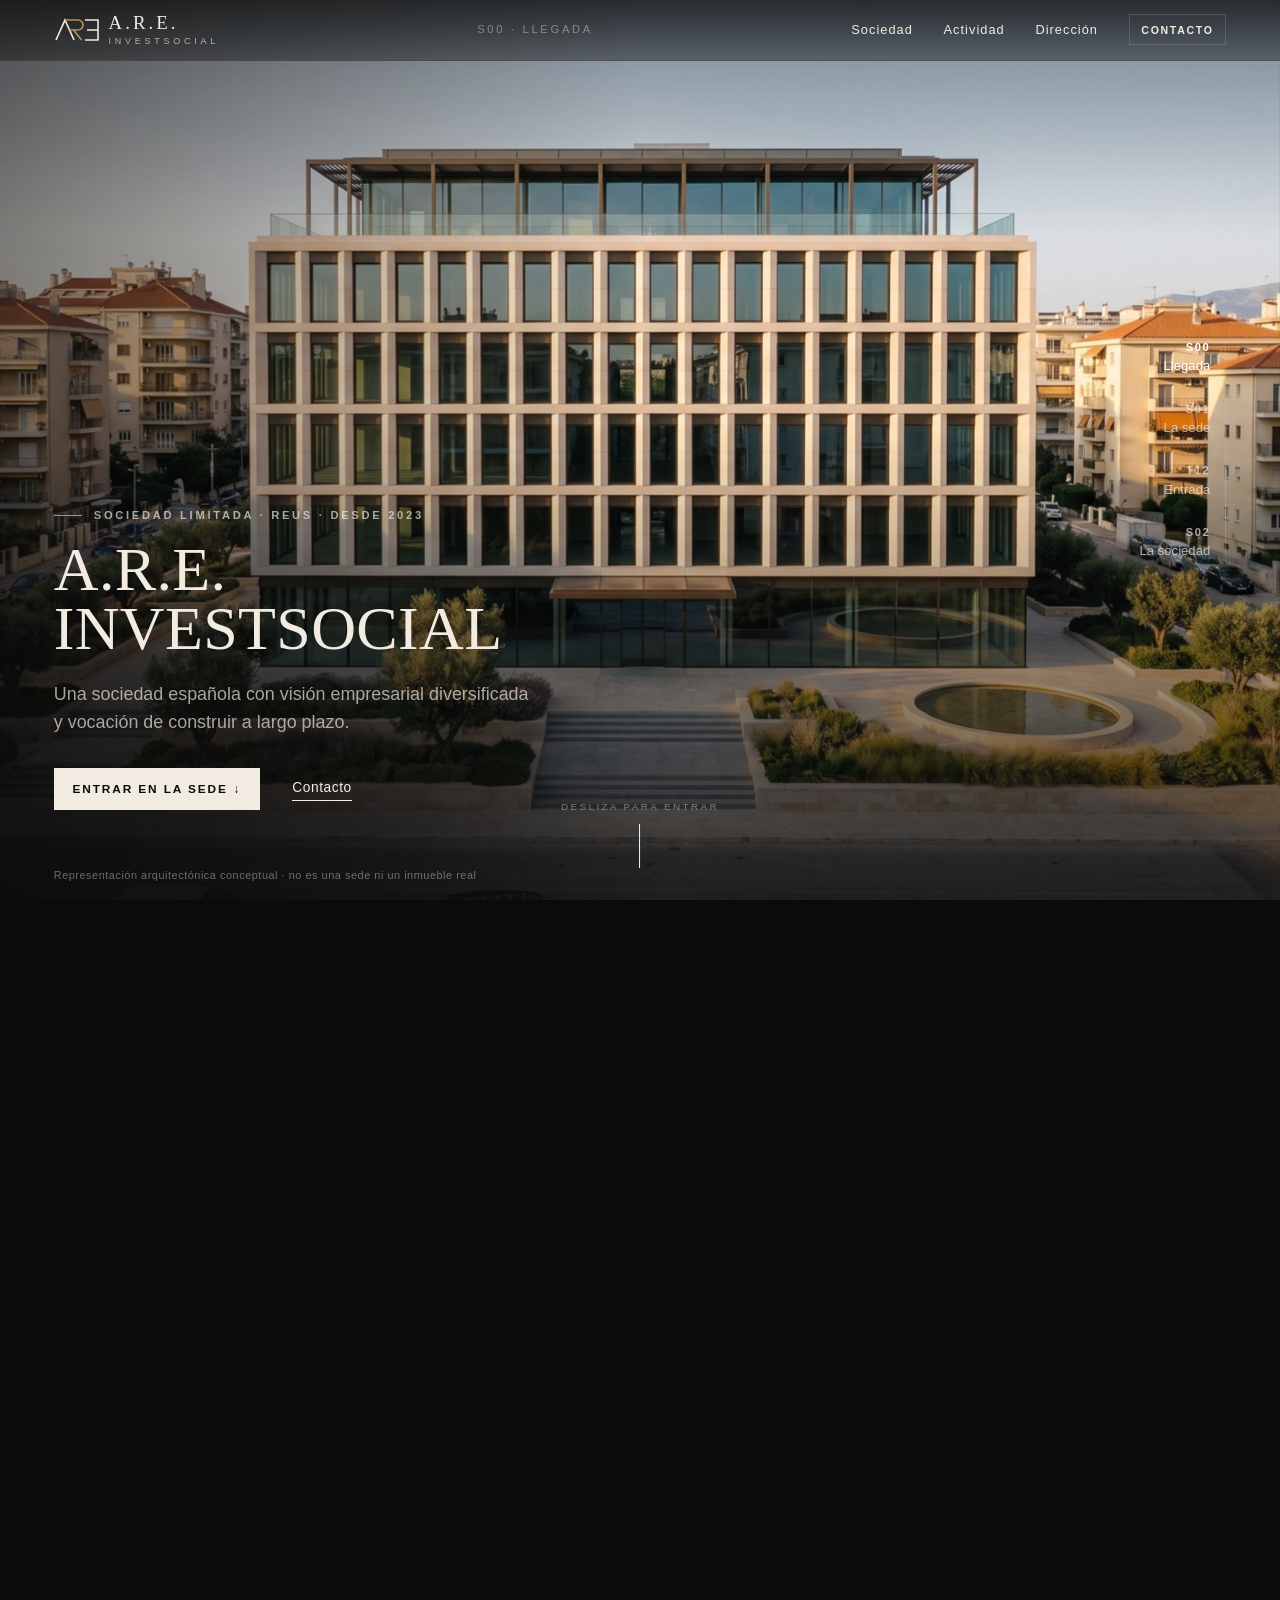
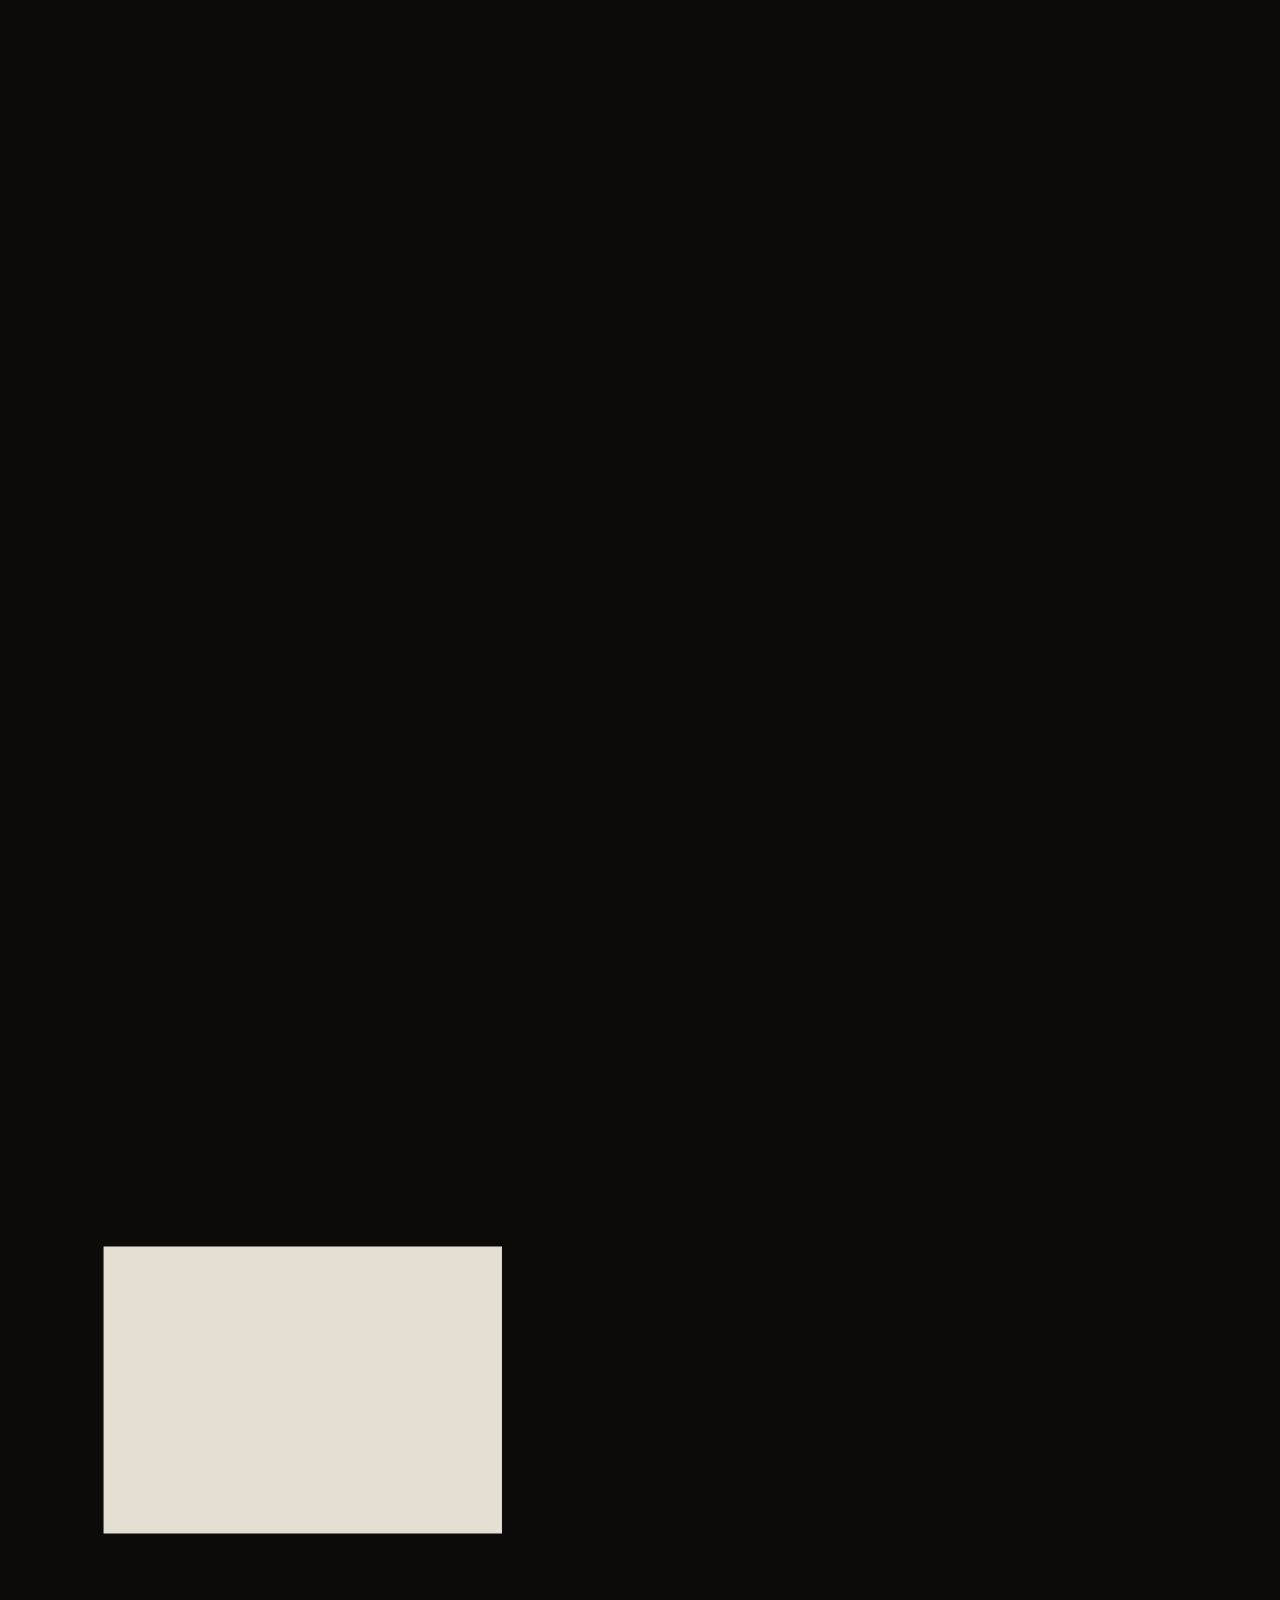
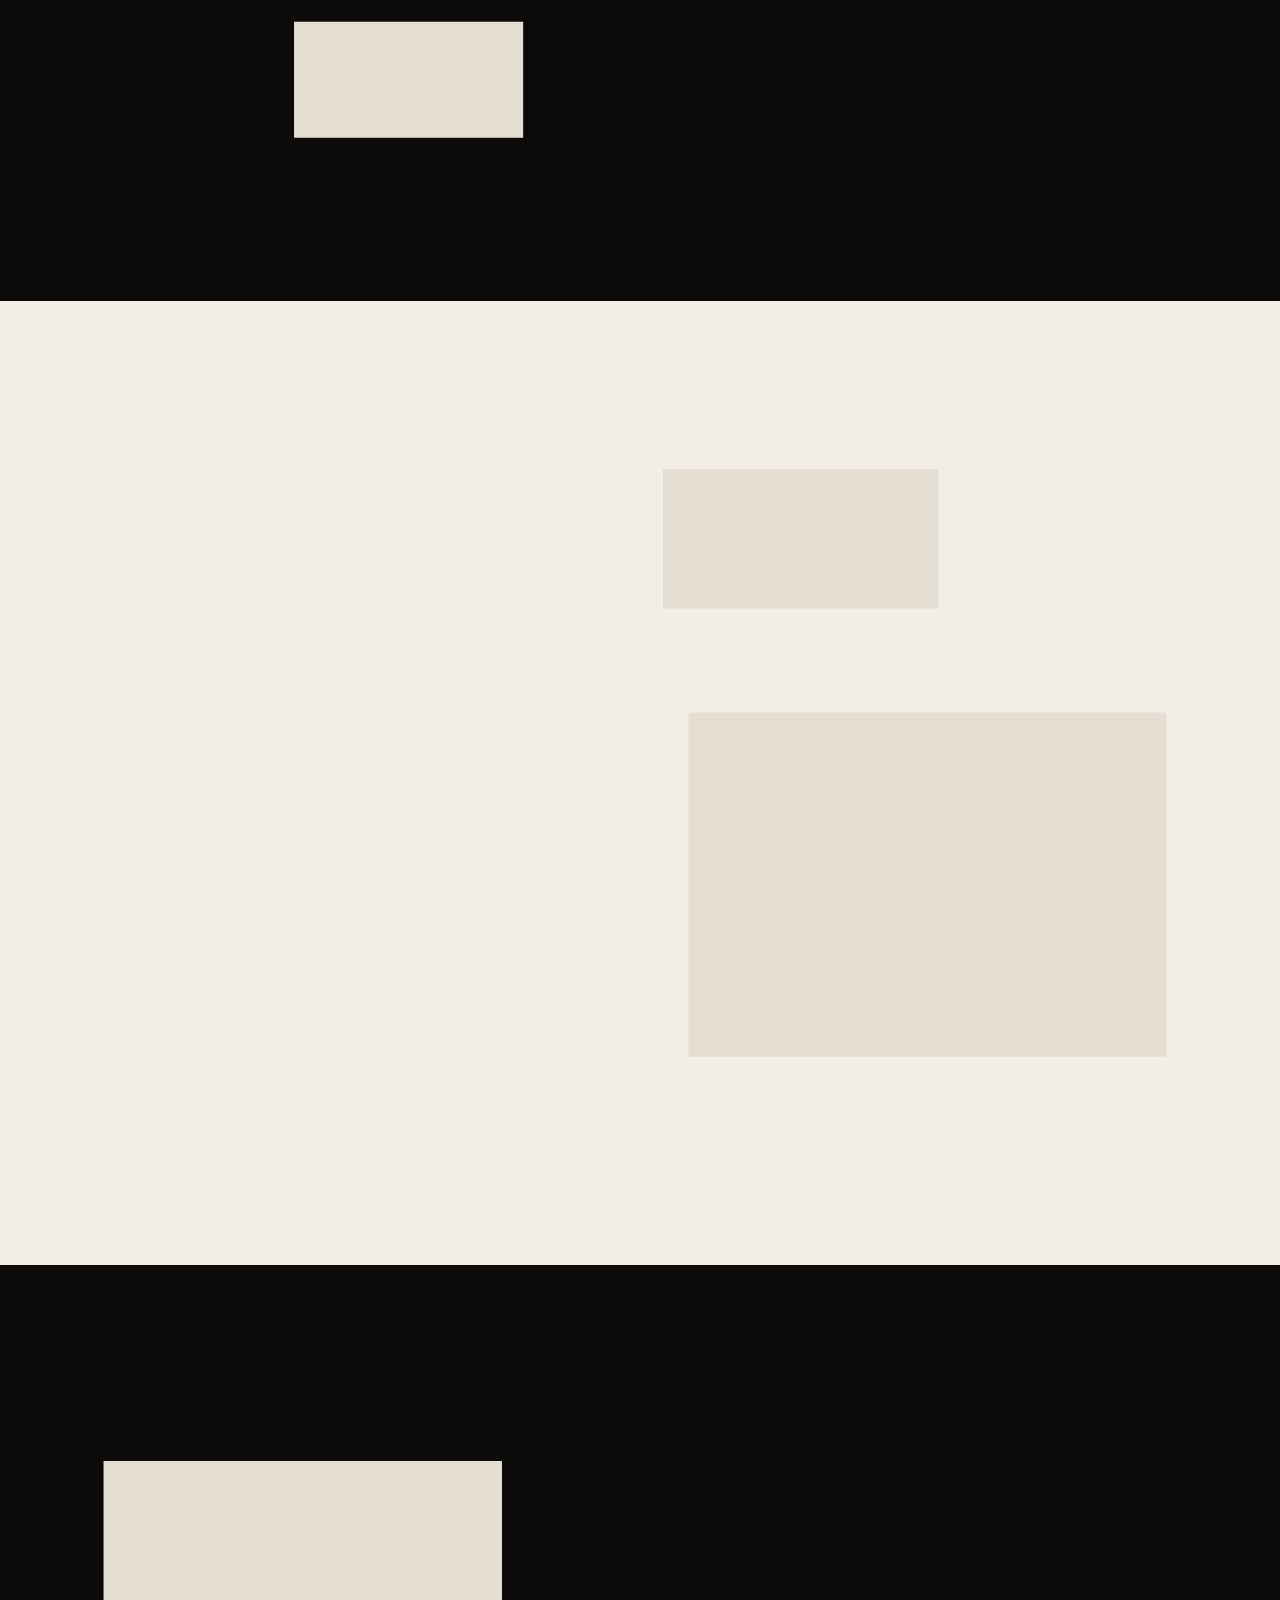
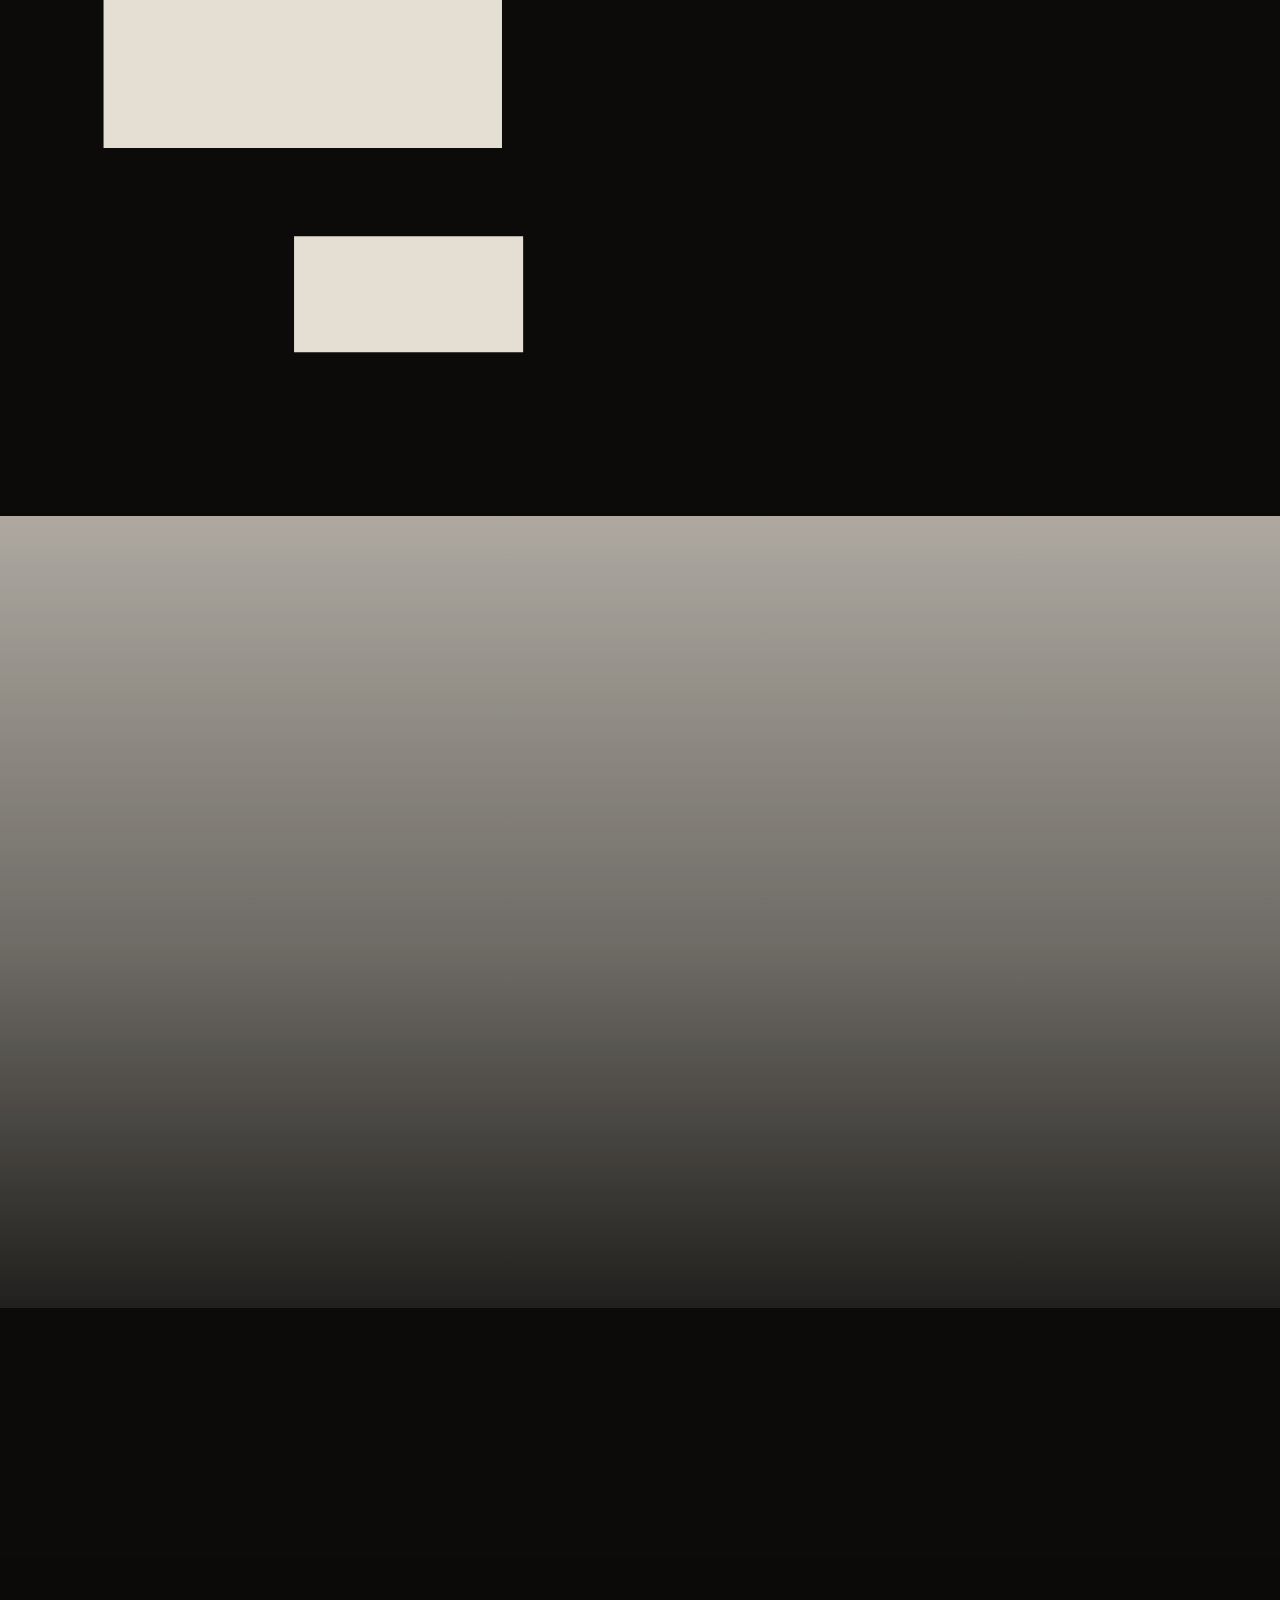
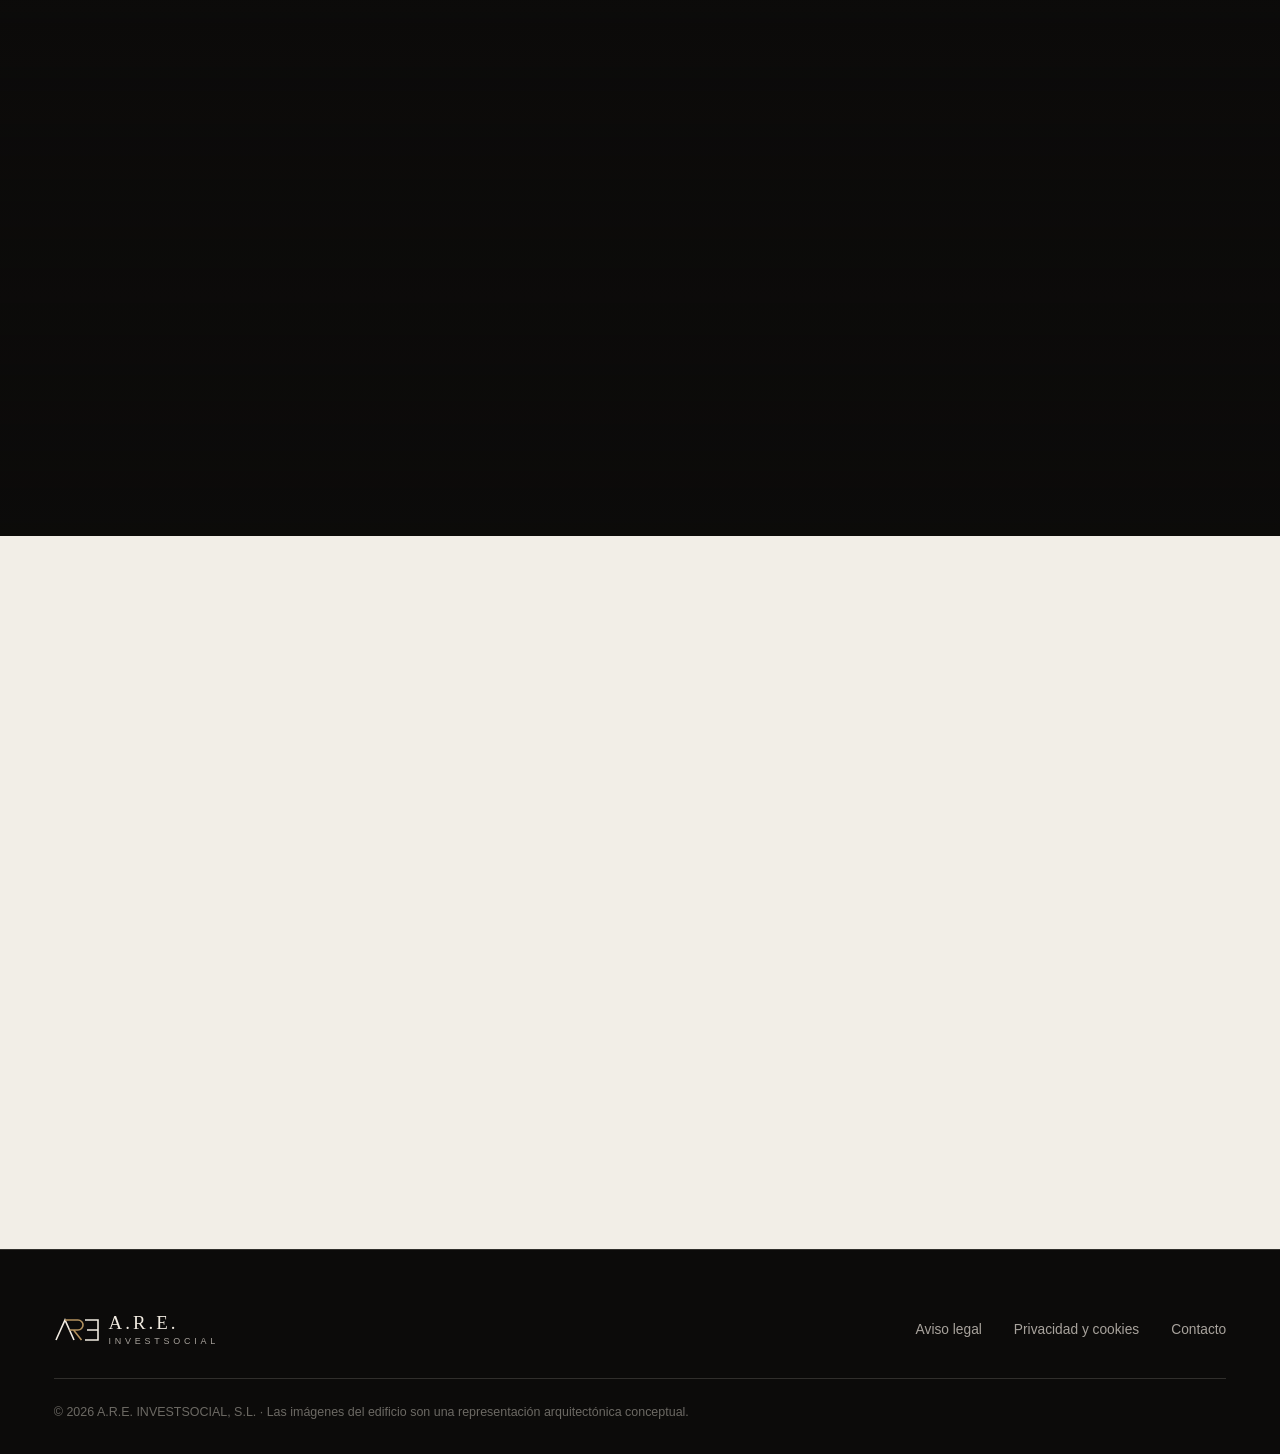
<file: index.html>
<!doctype html>
<html lang="es">
<head>
  <meta charset="utf-8">
  <meta name="viewport" content="width=device-width, initial-scale=1, viewport-fit=cover">
  <meta http-equiv="Content-Security-Policy" content="default-src 'self'; script-src 'self'; style-src 'self'; img-src 'self' data:; media-src 'self'; font-src 'self'; connect-src 'self'; object-src 'none'; base-uri 'none'; form-action 'none'">
  <meta name="referrer" content="strict-origin-when-cross-origin">
  <title>A.R.E. INVESTSOCIAL · Sociedad limitada · Reus</title>
  <meta name="description" content="A.R.E. INVESTSOCIAL, S.L. es una sociedad limitada española constituida en Reus en 2023. Conoce su objeto social, su visión empresarial y su contacto corporativo.">
  <meta name="robots" content="index, follow">
  <link rel="canonical" href="https://areinvestsocial.com/">
  <meta property="og:type" content="website">
  <meta property="og:locale" content="es_ES">
  <meta property="og:site_name" content="A.R.E. INVESTSOCIAL">
  <meta property="og:title" content="A.R.E. INVESTSOCIAL · Sociedad limitada · Reus">
  <meta property="og:description" content="Sociedad limitada española constituida en Reus en 2023. Información corporativa, objeto social y contacto.">
  <meta property="og:url" content="https://areinvestsocial.com/">
  <meta property="og:image" content="https://areinvestsocial.com/img/og.jpg">
  <meta property="og:image:width" content="1200">
  <meta property="og:image:height" content="630">
  <meta name="twitter:card" content="summary_large_image">
  <meta name="theme-color" content="#0c0b0a">
  <link rel="icon" href="assets/img/favicon.svg" type="image/svg+xml">
  <link rel="preload" as="image" href="img/s00-aerea-hf.jpg" fetchpriority="high">
  <link rel="stylesheet" href="assets/css/tokens.css">
  <link rel="stylesheet" href="assets/css/site.css">
  <link rel="stylesheet" href="assets/css/convergencia.css">
  <script type="module" src="assets/js/journey.js"></script>
</head>
<body>
  <!-- S00 · Marca: apertura breve mientras decodifica la primera imagen (sustituye a la aérea hasta que exista el master 01) -->
  <div class="intro" aria-hidden="true">
    <svg class="intro__logo" viewBox="0 0 92 48"><path pathLength="1" d="M4 44 22 4l18 40" fill="none" stroke="currentColor" stroke-width="2.4"/><path pathLength="1" class="intro__r" d="M22 4h26a10 10 0 0 1 0 20H31m8 0 16 20" fill="none" stroke-width="2.4"/><path pathLength="1" class="intro__e" d="M62 4h26v40H62M66 24h22" fill="none" stroke="currentColor" stroke-width="2.4"/></svg>
    <p class="intro__name">A.R.E. INVESTSOCIAL</p>
  </div>
  <a class="skip" href="#contenido">Saltar al contenido</a>

  <header class="site-header">
    <a class="brand" href="#recorrido" data-go="0" aria-label="A.R.E. INVESTSOCIAL — inicio">
      <svg class="brand__logo" viewBox="0 0 92 48" aria-hidden="true"><path d="M4 44 22 4l18 40M62 4h26v40H62M66 24h22" fill="none" stroke="currentColor" stroke-width="3.2" stroke-linejoin="miter"/><path class="brand__r" d="M22 4h26a10 10 0 0 1 0 20H31m8 0 16 20" fill="none" stroke-width="3.2"/></svg>
      <span class="brand__text"><span class="brand__mark">A.R.E.</span><span class="brand__name">Investsocial</span></span>
    </a>
    <p class="site-header__scene" aria-live="polite"><span data-nav-scene>S00 · Llegada</span></p>
    <nav class="site-nav" aria-label="Principal">
      <a href="#estructura" data-go="0.9" class="nav-link">Sociedad</a>
      <a href="#desarrollo" class="nav-link">Actividad</a>
      <a href="#direccion" class="nav-link">Dirección</a>
      <a href="#contacto" class="btn btn--ghost btn--sm">Contacto</a>
    </nav>
    <details class="menu">
      <summary aria-label="Abrir menú"><span></span><span></span></summary>
      <nav class="menu__panel" aria-label="Menú">
        <a href="#estructura" data-go="0.9">01 · La sociedad</a>
        <a href="#desarrollo">02 · Desarrollo empresarial</a>
        <a href="#capital">03 · Recursos propios</a>
        <a href="#tecnologia">04 · Tecnología</a>
        <a href="#direccion">05 · Dirección y visión</a>
        <a href="#contacto">06 · Contacto</a>
      </nav>
    </details>
  </header>

  <main id="contenido">
    <!-- RECORRIDO · S00 aérea (shot 01) → S01 plaza (02) → S01B aproximación (03) → T12 umbral + acceso (04) → S02 vestíbulo (06) → atrio vertical (07). Capas = pósteres; data-clip opcional. -->
    <section class="journey" id="recorrido" data-journey aria-label="Recorrido por la sede conceptual">
      <div class="journey__sticky">
        <div class="stage" aria-hidden="true">
          <img class="layer" data-layer="s00" src="img/s00-aerea-hf.jpg" alt="" width="1920" height="1071" decoding="async" fetchpriority="high">
          <img class="layer" data-layer="s01" src="img/s01-plaza.jpg" alt="" width="2752" height="1536" decoding="async">
          <img class="layer" data-layer="s03" src="img/s03-aproximacion.jpg" alt="" width="1920" height="1071" decoding="async" fetchpriority="low">
          <img class="layer" data-layer="s04" src="img/s04-acceso.jpg" alt="" width="1920" height="1085" decoding="async" fetchpriority="low">
          <img class="layer" data-layer="s02" src="img/s06-vestibulo.jpg" alt="" width="1920" height="1085" decoding="async" fetchpriority="low">
          <img class="layer" data-layer="s07" src="img/s07-atrio-vertical.jpg" alt="" width="1920" height="1086" decoding="async" fetchpriority="low">
          <div class="stage__flash" data-flash></div>
          <div class="stage__scrim"></div>
          <div class="stage__scrim--hero" data-hero-scrim></div>
          <div class="stage__dim" data-dim></div>
        </div>

        <!-- S01 · ¿Quiénes somos? -->
        <div class="panel panel--hero" data-in="0" data-out="0.07">
          <p class="eyebrow" data-status="fact">Sociedad limitada · Reus · desde 2023</p>
          <h1 class="display" data-status="copy">A.R.E.<br>INVESTSOCIAL</h1>
          <p class="lead" data-status="copy">Una sociedad española con visión empresarial diversificada y vocación de construir a largo plazo.</p>
          <div class="panel__actions">
            <a class="btn btn--light" href="#recorrido" data-go="0.46">Entrar en la sede <span aria-hidden="true">↓</span></a>
            <a class="link" href="#contacto">Contacto</a>
          </div>
        </div>

        <!-- S01B · ¿Qué es este edificio? -->
        <div class="panel" data-in="0.14" data-out="0.34">
          <p class="eyebrow"><span class="eyebrow__code">S01B</span> La sede</p>
          <h2 class="h2" data-status="copy">Una arquitectura<br>para explicar la sociedad.</h2>
          <p class="body" data-status="fact">El edificio que recorre esta web es una representación arquitectónica conceptual: no es una sede ni un inmueble real. Su programa —una planta por área— ordena el relato de la sociedad.</p>
        </div>

        <!-- S02 · ¿Cómo está organizada? -->
        <div class="panel panel--wide" id="estructura" data-in="0.84" data-out="1.01">
          <p class="eyebrow"><span class="eyebrow__code">S02</span> La sociedad</p>
          <h2 class="h2" data-status="copy">Una estructura,<br>tres ámbitos de interés.</h2>
          <ol class="axes">
            <li><a href="#desarrollo"><span class="axes__floor">P1</span><span>Desarrollo empresarial</span><span class="axes__go" aria-hidden="true">→</span></a></li>
            <li data-status="copy"><a href="#capital"><span class="axes__floor">P2</span><span>Recursos propios</span><span class="axes__go" aria-hidden="true">→</span></a></li>
            <li data-status="copy"><a href="#tecnologia"><span class="axes__floor">P3</span><span>Tecnología aplicada</span><span class="axes__go" aria-hidden="true">→</span></a></li>
          </ol>
          <p class="body body--small" data-status="copy">Estos ámbitos ordenan la presentación institucional; no implican que exista una actividad efectiva o un producto público en cada uno.</p>
        </div>

        <nav class="rail" aria-label="Escenas del recorrido">
          <div class="rail__track" aria-hidden="true"><div class="rail__fill" data-rail-fill></div></div>
          <button type="button" class="rail__step" data-go="0.02" data-scene="s00" aria-current="step"><span class="rail__code">S00</span><span class="rail__name">Llegada</span></button>
          <button type="button" class="rail__step" data-go="0.2" data-scene="s01"><span class="rail__code">S01</span><span class="rail__name">La sede</span></button>
          <button type="button" class="rail__step" data-go="0.46" data-scene="t12"><span class="rail__code">T12</span><span class="rail__name">Entrada</span></button>
          <button type="button" class="rail__step" data-go="0.9" data-scene="s02"><span class="rail__code">S02</span><span class="rail__name">La sociedad</span></button>
        </nav>

        <p class="concept">Representación arquitectónica conceptual · no es una sede ni un inmueble real</p>
        <div class="scroll-cue" data-cue aria-hidden="true"><span class="scroll-cue__label">Desliza para entrar</span><span class="scroll-cue__line"><span></span></span></div>
      </div>
    </section>

    <!-- CAPÍTULOS · S03–S07 -->
    <nav class="chapters" aria-label="Capítulos" data-chapters>
      <a href="#desarrollo" data-chapter="desarrollo"><span>03</span>Desarrollo</a>
      <a href="#capital" data-chapter="capital"><span>04</span>Recursos</a>
      <a href="#tecnologia" data-chapter="tecnologia"><span>05</span>Tecnología</a>
      <a href="#direccion" data-chapter="direccion"><span>06</span>Dirección</a>
      <a href="#contacto" data-chapter="contacto"><span>07</span>Contacto</a>
    </nav>

    <!-- S03 · ¿Cómo se desarrollan los proyectos? -->
    <section class="area area--dark" id="desarrollo" aria-labelledby="desarrollo-t" data-chapter-section>
      <div class="area__media">
        <figure class="area__img" data-parallax data-mask data-shot="08" aria-hidden="true"><img src="img/s08-desarrollo.jpg" alt="" loading="lazy" decoding="async"></figure>
        <figure class="area__detail" data-mask data-shot="09" aria-hidden="true"><img src="img/s09-desarrollo-detalle.jpg" alt="" loading="lazy" decoding="async"></figure>
      </div>
      <div class="area__body" data-reveal>
        <p class="chapter-no" aria-hidden="true">03</p>
        <p class="eyebrow"><span class="eyebrow__code">P1</span> Desarrollo empresarial</p>
        <h2 class="h2" id="desarrollo-t" data-status="copy">Un objeto social<br>de alcance diverso.</h2>
        <p class="text text--dark" data-status="copy">El objeto social inscrito recoge varios ámbitos empresariales. Esta información describe el marco societario registrado; no afirma que todas esas actividades estén actualmente en ejecución ni identifica proyectos concretos.</p>
        <div class="scope">
          <p class="label" data-status="fact">Ámbitos del objeto social inscrito</p>
          <p class="text text--dark text--small" data-status="fact">Promoción inmobiliaria; asesoramiento inmobiliario; reforma, rehabilitación y construcción; compraventa e importación de vehículos; transporte de paquetería y mercancías por carretera (Registro Mercantil de Tarragona, BORME 30-03-2023 y 21-01-2026).</p>
        </div>
        <p class="pending" data-status="copy">Los proyectos concretos se comunicarán cuando su actividad y la información correspondiente estén verificadas y aprobadas.</p>
      </div>
    </section>

    <!-- S04 · ¿Cómo gestiona su capital? -->
    <section class="area area--reverse" id="capital" aria-labelledby="capital-t" data-chapter-section>
      <div class="area__media">
        <figure class="area__img" data-parallax data-mask data-shot="10" aria-hidden="true"><img src="img/s10-capital.jpg" alt="" loading="lazy" decoding="async"></figure>
        <figure class="area__detail" data-mask data-shot="11" aria-hidden="true"><img src="img/s11-capital-detalle.jpg" alt="" loading="lazy" decoding="async"></figure>
      </div>
      <div class="area__body" data-reveal>
        <p class="chapter-no chapter-no--dark" aria-hidden="true">04</p>
        <p class="eyebrow eyebrow--dark"><span class="eyebrow__code">P2</span> Recursos propios</p>
        <h2 class="h2 h2--dark" id="capital-t" data-status="copy">Una gestión<br>con criterio.</h2>
        <p class="text" data-status="copy">Esta página no publica información sobre activos, inversiones u operaciones de la sociedad. Cualquier afirmación sobre actividad de inversión propia queda pendiente de verificación y aprobación.</p>
        <p class="notice" data-status="copy"><strong>Este sitio web no ofrece productos financieros ni asesoramiento de inversión.</strong> Su contenido es institucional y no constituye una recomendación de inversión.</p>
      </div>
    </section>

    <!-- S05 · ¿Qué papel tiene la tecnología? -->
    <section class="area area--dark" id="tecnologia" aria-labelledby="tecnologia-t" data-chapter-section>
      <div class="area__media">
        <figure class="area__img" data-parallax data-mask data-shot="12" aria-hidden="true"><img src="img/s12-tecnologia.jpg" alt="" loading="lazy" decoding="async"></figure>
        <figure class="area__detail" data-mask data-shot="13" aria-hidden="true"><img src="img/s13-tecnologia-detalle.jpg" alt="" loading="lazy" decoding="async"></figure>
      </div>
      <div class="area__body" data-reveal>
        <p class="chapter-no" aria-hidden="true">05</p>
        <p class="eyebrow"><span class="eyebrow__code">P3</span> Tecnología aplicada</p>
        <h2 class="h2" id="tecnologia-t" data-status="copy">Tecnología con<br>criterio humano.</h2>
        <p class="text text--dark" data-status="copy">La tecnología y la inteligencia artificial forman parte de la visión que se explora para la sociedad. No se presentan aquí productos digitales terminados ni servicios tecnológicos a terceros.</p>
        <p class="text text--dark text--small" data-status="fact">Esta misma web se ha diseñado y programado con asistencia de IA y revisión humana.</p>
        <p class="pending" data-status="copy">El uso de estas herramientas en la preparación de esta web no acredita por sí solo una línea tecnológica societaria efectiva.</p>
      </div>
    </section>

    <!-- S06 · ¿Quién dirige y hacia dónde? -->
    <section class="vision" id="direccion" aria-labelledby="direccion-t" data-chapter-section>
      <figure class="vision__img" data-parallax data-shot="14" aria-hidden="true"><img src="img/s14-direccion.jpg" alt="" loading="lazy" decoding="async"></figure>
      <div class="vision__body" data-reveal>
        <p class="chapter-no" aria-hidden="true">06</p>
        <p class="eyebrow"><span class="eyebrow__code">P4</span> Dirección y visión</p>
        <h2 class="h2" id="direccion-t" data-status="copy">Construir paso a paso,<br>explicar cada decisión.</h2>
        <p class="lead" data-status="fact">La dirección de la sociedad corresponde a su administrador, Alexandre García.</p>
        <p class="body" data-status="copy">La visión es sencilla: una sociedad sólida que combine actividad empresarial, tecnología aplicada y una gestión prudente de sus recursos, y que pueda explicar cada decisión con datos verificables.</p>
        <ul class="limits" data-status="copy">
          <li>Distinguir el objeto social de la actividad efectiva.</li>
          <li>No atribuir a la sociedad servicios financieros no acreditados.</li>
          <li>No publicar cifras, clientes ni proyectos sin respaldo verificable.</li>
        </ul>
      </div>
    </section>

    <!-- Cierre · terraza (shot 15): el recorrido termina arriba, mirando a la ciudad, y lleva a contacto -->
    <section class="closing" id="terraza" aria-labelledby="terraza-t">
      <figure class="closing__img" data-parallax data-shot="15" aria-hidden="true"><img src="img/s15-terraza.jpg" alt="" loading="lazy" decoding="async"></figure>
      <div class="closing__body" data-reveal>
        <p class="eyebrow"><span class="eyebrow__code">Cubierta</span> Terraza</p>
        <h2 class="h2" id="terraza-t" data-status="copy">Desde arriba,<br>la puerta sigue abierta.</h2>
        <p class="lead" data-status="copy">¿Una propuesta, una colaboración o una consulta para la sociedad? Escríbenos y te responderemos.</p>
        <div class="panel__actions">
          <a class="btn btn--light" href="#contacto">Hablar con A.R.E. <span aria-hidden="true">↓</span></a>
          <a class="link" href="#estructura" data-go="0.9">Conocer la sociedad</a>
        </div>
      </div>
    </section>

    <!-- S07 · ¿Cómo contacto? -->
    <section class="contact" id="contacto" aria-labelledby="contacto-t" data-chapter-section>
      <div class="contact__body" data-reveal>
        <p class="chapter-no chapter-no--dark" aria-hidden="true">07</p>
        <p class="eyebrow eyebrow--dark"><span class="eyebrow__code">P5</span> Contacto</p>
        <h2 class="h2 h2--dark" id="contacto-t">Propuestas, colaboraciones<br>y consultas.</h2>
        <p class="contact__mail" data-status="fact"><a href="mailto:alexandre.garcia@areinvestsocial.com">alexandre.garcia<wbr>@areinvestsocial.com</a></p>
        <p class="text">Indica tu nombre, tu organización y el motivo. No envíes datos sensibles por correo; los mensajes se tratan según la <a class="link link--dark" href="privacidad.html">política de privacidad</a>.</p>
      </div>
      <dl class="facts" data-reveal>
        <div data-status="fact"><dt>Denominación</dt><dd>A.R.E. INVESTSOCIAL, S.L.</dd></div>
        <div data-status="fact"><dt>Forma jurídica</dt><dd>Sociedad de responsabilidad limitada</dd></div>
        <div data-status="fact"><dt>Constitución</dt><dd>Reus, 7 de marzo de 2023</dd></div>
        <div data-status="fact"><dt>NIF</dt><dd>B44826394</dd></div>
        <div data-status="fact"><dt>Registro</dt><dd>R. M. de Tarragona · tomo 3361, folio 93, hoja T-60127</dd></div>
        <div data-status="fact"><dt>Domicilio social</dt><dd>Calle Sant Ferran 19, planta 1, puerta 2, 43202 Reus (Tarragona), España</dd></div>
      </dl>
    </section>
  </main>

  <footer class="site-footer">
    <div class="site-footer__row">
      <a class="brand" href="#recorrido" data-go="0"><svg class="brand__logo" viewBox="0 0 92 48" aria-hidden="true"><path d="M4 44 22 4l18 40M62 4h26v40H62M66 24h22" fill="none" stroke="currentColor" stroke-width="3.2" stroke-linejoin="miter"/><path class="brand__r" d="M22 4h26a10 10 0 0 1 0 20H31m8 0 16 20" fill="none" stroke-width="3.2"/></svg><span class="brand__text"><span class="brand__mark">A.R.E.</span><span class="brand__name">Investsocial</span></span></a>
      <nav class="site-footer__links" aria-label="Legal">
        <a href="aviso-legal.html">Aviso legal</a>
        <a href="privacidad.html">Privacidad y cookies</a>
        <a href="mailto:alexandre.garcia@areinvestsocial.com">Contacto</a>
      </nav>
    </div>
    <div class="site-footer__row site-footer__row--meta">
      <p>© 2026 A.R.E. INVESTSOCIAL, S.L. · Las imágenes del edificio son una representación arquitectónica conceptual.</p>
    </div>
  </footer>
</body>
</html>
</file>
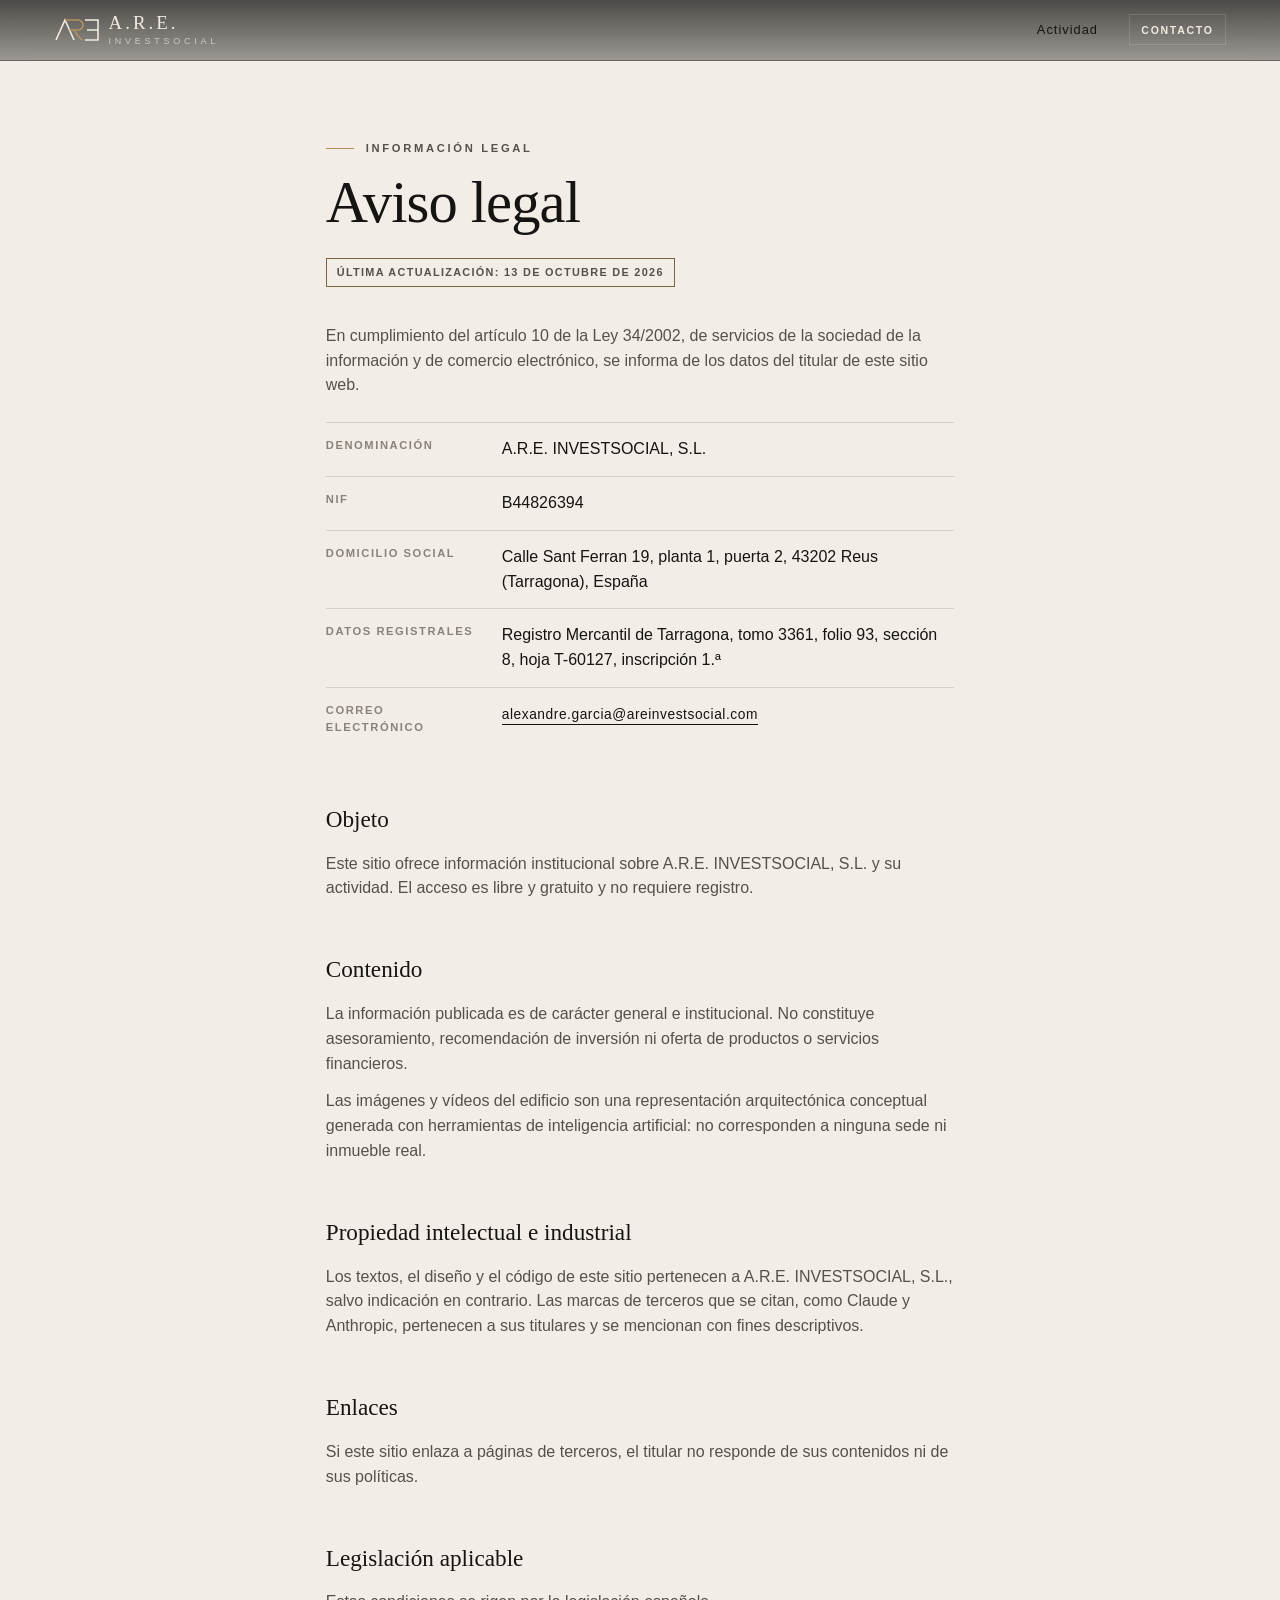
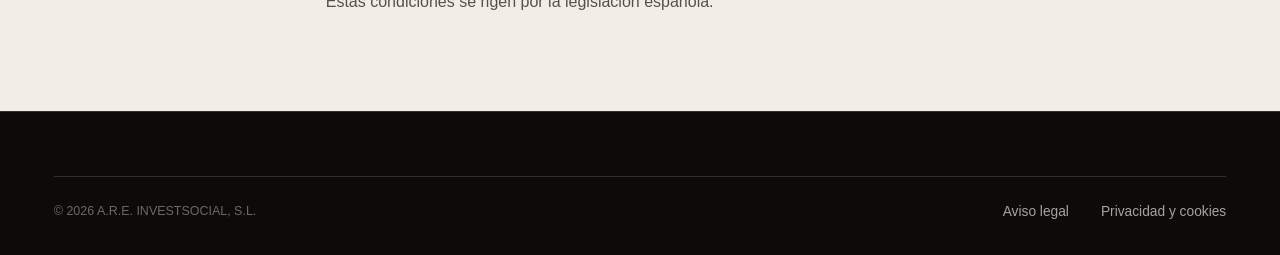
<file: aviso-legal.html>
<!doctype html>
<html lang="es">
<head>
  <meta charset="utf-8">
  <meta name="viewport" content="width=device-width, initial-scale=1">
  <meta http-equiv="Content-Security-Policy" content="default-src 'self'; script-src 'self'; style-src 'self'; img-src 'self' data:; object-src 'none'; base-uri 'none'; form-action 'none'">
  <meta name="referrer" content="strict-origin-when-cross-origin">
  <title>Aviso legal · A.R.E. INVESTSOCIAL</title>
  <meta name="description" content="Aviso legal de areinvestsocial.com: datos del titular conforme a la Ley 34/2002 y condiciones de uso.">
  <meta name="robots" content="index, follow">
  <link rel="canonical" href="https://areinvestsocial.com/aviso-legal.html">
  <link rel="icon" href="assets/img/favicon.svg" type="image/svg+xml">
  <link rel="stylesheet" href="assets/css/tokens.css">
  <link rel="stylesheet" href="assets/css/site.css">
  <link rel="stylesheet" href="assets/css/convergencia.css">
</head>
<body class="page">
  <a class="skip" href="#contenido">Saltar al contenido</a>
  <header class="site-header">
    <a class="brand" href="index.html" aria-label="A.R.E. INVESTSOCIAL — inicio"><svg class="brand__logo" viewBox="0 0 92 48" aria-hidden="true"><path d="M4 44 22 4l18 40M62 4h26v40H62M66 24h22" fill="none" stroke="currentColor" stroke-width="3.2" stroke-linejoin="miter"/><path class="brand__r" d="M22 4h26a10 10 0 0 1 0 20H31m8 0 16 20" fill="none" stroke-width="3.2"/></svg><span class="brand__text"><span class="brand__mark">A.R.E.</span><span class="brand__name">Investsocial</span></span></a>
    <nav class="site-nav" aria-label="Principal"><a href="index.html#actividad" class="nav-link">Actividad</a><a href="index.html#contacto" class="btn btn--ghost btn--sm">Contacto</a></nav>
  </header>
  <main id="contenido" class="doc">
    <p class="eyebrow eyebrow--dark">Información legal</p>
    <h1 class="h2 h2--dark">Aviso legal</h1>
    <p class="draft">Última actualización: 13 de octubre de 2026</p>
    <p class="text">En cumplimiento del artículo 10 de la Ley 34/2002, de servicios de la sociedad de la información y de comercio electrónico, se informa de los datos del titular de este sitio web.</p>
    <dl class="facts">
      <div><dt>Denominación</dt><dd>A.R.E. INVESTSOCIAL, S.L.</dd></div>
      <div><dt>NIF</dt><dd>B44826394</dd></div>
      <div><dt>Domicilio social</dt><dd>Calle Sant Ferran 19, planta 1, puerta 2, 43202 Reus (Tarragona), España</dd></div>
      <div><dt>Datos registrales</dt><dd>Registro Mercantil de Tarragona, tomo 3361, folio 93, sección 8, hoja T-60127, inscripción 1.ª</dd></div>
      <div><dt>Correo electrónico</dt><dd><a class="link" href="mailto:alexandre.garcia@areinvestsocial.com">alexandre.garcia@areinvestsocial.com</a></dd></div>
    </dl>
    <h2>Objeto</h2>
    <p>Este sitio ofrece información institucional sobre A.R.E. INVESTSOCIAL, S.L. y su actividad. El acceso es libre y gratuito y no requiere registro.</p>
    <h2>Contenido</h2>
    <p>La información publicada es de carácter general e institucional. No constituye asesoramiento, recomendación de inversión ni oferta de productos o servicios financieros.</p>
    <p>Las imágenes y vídeos del edificio son una representación arquitectónica conceptual generada con herramientas de inteligencia artificial: no corresponden a ninguna sede ni inmueble real.</p>
    <h2>Propiedad intelectual e industrial</h2>
    <p>Los textos, el diseño y el código de este sitio pertenecen a A.R.E. INVESTSOCIAL, S.L., salvo indicación en contrario. Las marcas de terceros que se citan, como Claude y Anthropic, pertenecen a sus titulares y se mencionan con fines descriptivos.</p>
    <h2>Enlaces</h2>
    <p>Si este sitio enlaza a páginas de terceros, el titular no responde de sus contenidos ni de sus políticas.</p>
    <h2>Legislación aplicable</h2>
    <p>Estas condiciones se rigen por la legislación española.</p>
  </main>
  <footer class="site-footer"><div class="site-footer__row site-footer__row--meta"><p>© 2026 A.R.E. INVESTSOCIAL, S.L.</p><nav class="site-footer__links" aria-label="Legal"><a href="aviso-legal.html" aria-current="page">Aviso legal</a><a href="privacidad.html">Privacidad y cookies</a></nav></div></footer>
</body>
</html>
</file>
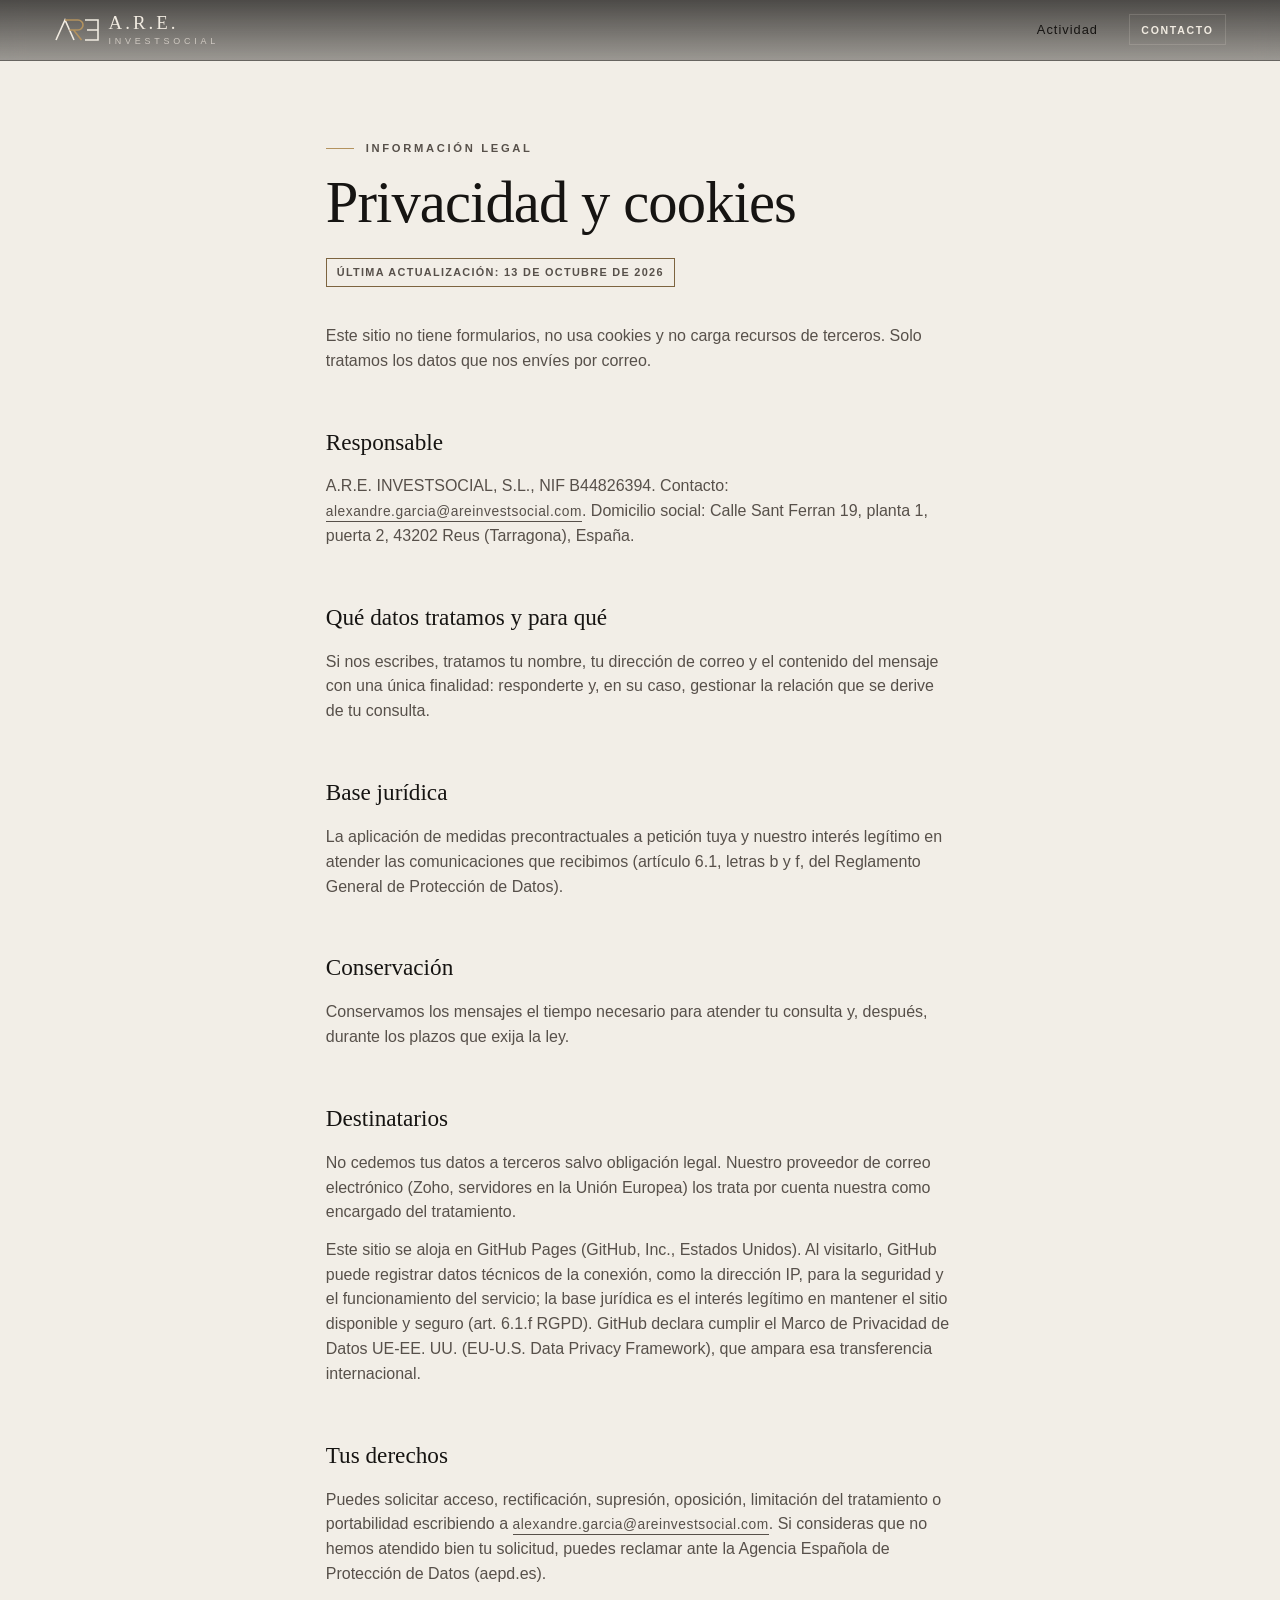
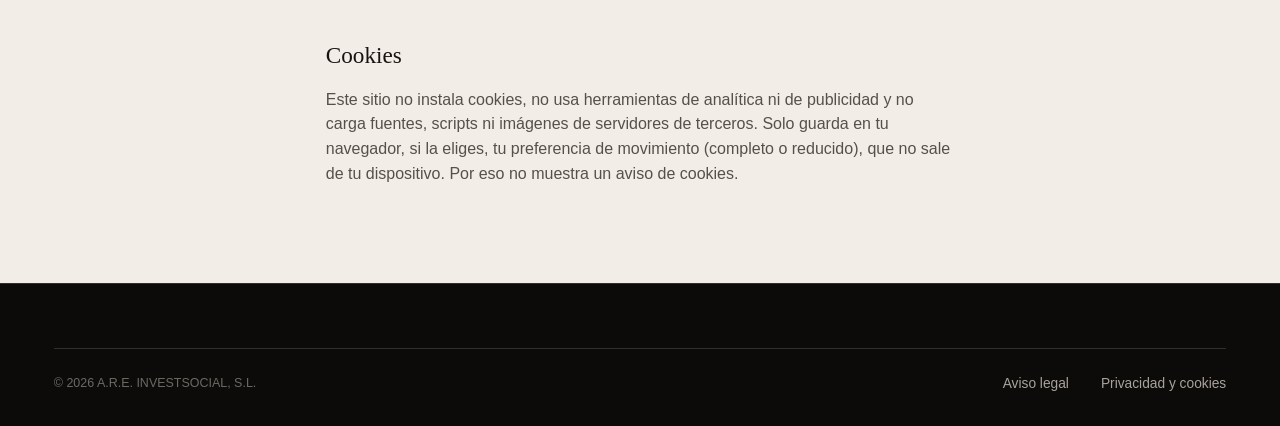
<file: privacidad.html>
<!doctype html>
<html lang="es">
<head>
  <meta charset="utf-8">
  <meta name="viewport" content="width=device-width, initial-scale=1">
  <meta http-equiv="Content-Security-Policy" content="default-src 'self'; script-src 'self'; style-src 'self'; img-src 'self' data:; object-src 'none'; base-uri 'none'; form-action 'none'">
  <meta name="referrer" content="strict-origin-when-cross-origin">
  <title>Privacidad y cookies · A.R.E. INVESTSOCIAL</title>
  <meta name="description" content="Política de privacidad y cookies de areinvestsocial.com. Sin cookies, sin analítica y sin recursos de terceros.">
  <meta name="robots" content="index, follow">
  <link rel="canonical" href="https://areinvestsocial.com/privacidad.html">
  <link rel="icon" href="assets/img/favicon.svg" type="image/svg+xml">
  <link rel="stylesheet" href="assets/css/tokens.css">
  <link rel="stylesheet" href="assets/css/site.css">
  <link rel="stylesheet" href="assets/css/convergencia.css">
</head>
<body class="page">
  <a class="skip" href="#contenido">Saltar al contenido</a>
  <header class="site-header">
    <a class="brand" href="index.html" aria-label="A.R.E. INVESTSOCIAL — inicio"><svg class="brand__logo" viewBox="0 0 92 48" aria-hidden="true"><path d="M4 44 22 4l18 40M62 4h26v40H62M66 24h22" fill="none" stroke="currentColor" stroke-width="3.2" stroke-linejoin="miter"/><path class="brand__r" d="M22 4h26a10 10 0 0 1 0 20H31m8 0 16 20" fill="none" stroke-width="3.2"/></svg><span class="brand__text"><span class="brand__mark">A.R.E.</span><span class="brand__name">Investsocial</span></span></a>
    <nav class="site-nav" aria-label="Principal"><a href="index.html#actividad" class="nav-link">Actividad</a><a href="index.html#contacto" class="btn btn--ghost btn--sm">Contacto</a></nav>
  </header>
  <main id="contenido" class="doc">
    <p class="eyebrow eyebrow--dark">Información legal</p>
    <h1 class="h2 h2--dark">Privacidad y cookies</h1>
    <p class="draft">Última actualización: 13 de octubre de 2026</p>
    <p class="text">Este sitio no tiene formularios, no usa cookies y no carga recursos de terceros. Solo tratamos los datos que nos envíes por correo.</p>
    <h2>Responsable</h2>
    <p>A.R.E. INVESTSOCIAL, S.L., NIF B44826394. Contacto: <a class="link" href="mailto:alexandre.garcia@areinvestsocial.com">alexandre.garcia@areinvestsocial.com</a>. Domicilio social: Calle Sant Ferran 19, planta 1, puerta 2, 43202 Reus (Tarragona), España.</p>
    <h2>Qué datos tratamos y para qué</h2>
    <p>Si nos escribes, tratamos tu nombre, tu dirección de correo y el contenido del mensaje con una única finalidad: responderte y, en su caso, gestionar la relación que se derive de tu consulta.</p>
    <h2>Base jurídica</h2>
    <p>La aplicación de medidas precontractuales a petición tuya y nuestro interés legítimo en atender las comunicaciones que recibimos (artículo 6.1, letras b y f, del Reglamento General de Protección de Datos).</p>
    <h2>Conservación</h2>
    <p>Conservamos los mensajes el tiempo necesario para atender tu consulta y, después, durante los plazos que exija la ley.</p>
    <h2>Destinatarios</h2>
    <p>No cedemos tus datos a terceros salvo obligación legal. Nuestro proveedor de correo electrónico (Zoho, servidores en la Unión Europea) los trata por cuenta nuestra como encargado del tratamiento.</p>
    <p>Este sitio se aloja en GitHub Pages (GitHub, Inc., Estados Unidos). Al visitarlo, GitHub puede registrar datos técnicos de la conexión, como la dirección IP, para la seguridad y el funcionamiento del servicio; la base jurídica es el interés legítimo en mantener el sitio disponible y seguro (art. 6.1.f RGPD). GitHub declara cumplir el Marco de Privacidad de Datos UE-EE. UU. (EU-U.S. Data Privacy Framework), que ampara esa transferencia internacional.</p>
    <h2>Tus derechos</h2>
    <p>Puedes solicitar acceso, rectificación, supresión, oposición, limitación del tratamiento o portabilidad escribiendo a <a class="link" href="mailto:alexandre.garcia@areinvestsocial.com">alexandre.garcia@areinvestsocial.com</a>. Si consideras que no hemos atendido bien tu solicitud, puedes reclamar ante la Agencia Española de Protección de Datos (aepd.es).</p>
    <h2>Cookies</h2>
    <p>Este sitio no instala cookies, no usa herramientas de analítica ni de publicidad y no carga fuentes, scripts ni imágenes de servidores de terceros. Solo guarda en tu navegador, si la eliges, tu preferencia de movimiento (completo o reducido), que no sale de tu dispositivo. Por eso no muestra un aviso de cookies.</p>
  </main>
  <footer class="site-footer"><div class="site-footer__row site-footer__row--meta"><p>© 2026 A.R.E. INVESTSOCIAL, S.L.</p><nav class="site-footer__links" aria-label="Legal"><a href="aviso-legal.html">Aviso legal</a><a href="privacidad.html" aria-current="page">Privacidad y cookies</a></nav></div></footer>
</body>
</html>
</file>
<file: assets/css/tokens.css>
/* A.R.E. V2 — tokens del sistema visual.
   Paleta derivada de la biblia del edificio: piedra caliza, roble, bronce oscuro, vidrio; noche cálida para el recorrido. */
:root {
  /* Color */
  --ink: #0c0b0a;          /* noche cálida: fondo del recorrido */
  --ink-2: #161412;
  --ink-3: #221f1b;
  --bone: #f2eee7;         /* caliza apomazada: fondo editorial */
  --stone: #e4ded3;
  --stone-2: #cfc7b9;
  --oak: #8a6a48;
  --bronze: #b4935f;       /* acento único */
  --bronze-deep: #7d6440;
  --glass: #8f9a93;

  --on-dark: #f1ebe1;
  --on-dark-2: rgba(241, 235, 225, 0.68);
  --on-dark-3: rgba(241, 235, 225, 0.42);
  --line-dark: rgba(241, 235, 225, 0.16);
  --on-light: #161412;
  --on-light-2: #57504a;
  --on-light-3: #8a8279;
  --line-light: rgba(22, 20, 18, 0.14);

  /* Tipografía */
  --f-display: 'Iowan Old Style', 'Palatino Linotype', Georgia, serif;
  --f-text: -apple-system, BlinkMacSystemFont, 'Segoe UI', 'Helvetica Neue', Arial, sans-serif;
  --t-display: clamp(2.7rem, 1.2rem + 5.4vw, 7rem);
  --t-h2: clamp(2.1rem, 1.1rem + 3.2vw, 4.4rem);
  --t-h3: clamp(1.35rem, 1.1rem + 0.8vw, 1.85rem);
  --t-lead: clamp(1.05rem, 0.95rem + 0.42vw, 1.32rem);
  --t-body: 1rem;
  --t-small: 0.875rem;
  --t-label: 0.7rem;
  --track-label: 0.24em;

  /* Espacio (escala 4/8) */
  --s-1: 4px; --s-2: 8px; --s-3: 12px; --s-4: 16px; --s-5: 24px; --s-6: 32px;
  --s-7: 48px; --s-8: 64px; --s-9: 96px; --s-10: 128px; --s-11: 192px;
  --gutter: clamp(20px, 4.2vw, 64px);
  --maxw: 1440px;

  /* Movimiento */
  --ease-out: cubic-bezier(0.16, 1, 0.3, 1);
  --ease-io: cubic-bezier(0.65, 0, 0.35, 1);
  --d-1: 160ms; --d-2: 320ms; --d-3: 700ms; --d-4: 1200ms;

  /* Recorrido */
  --journey-length: 6.5;   /* altura del recorrido en pantallas (6 masters, 5 cortes) */
}
@media (max-width: 760px) {
  :root { --journey-length: 5.5; }
}
</file>
<file: assets/css/site.css>
/* A.R.E. — versión maestra. Tokens en tokens.css. Sin dependencias ni recursos de terceros. */
*,*::before,*::after{box-sizing:border-box}
html{background:var(--ink);color:var(--on-dark);font-family:var(--f-text);font-size:16px;-webkit-text-size-adjust:100%;scroll-behavior:smooth}
@media (prefers-reduced-motion:reduce){
  html{scroll-behavior:auto}
  .intro{display:none}
  .panel,.reveal,.mask,.area__detail img,.closing__img img,.area__img img,.vision__img img{transition:none;animation:none;transform:none;clip-path:none}
  .scroll-cue span,.scroll-cue__line span,.is-ready .panel--hero.is-on>*{animation:none}
}
body{margin:0;line-height:1.55;-webkit-font-smoothing:antialiased;text-rendering:optimizeLegibility}
img{display:block;max-width:100%}
a{color:inherit}
h1,h2,h3,p,ul,ol,dl,dd,figure{margin:0}
:focus-visible{outline:2px solid var(--bronze);outline-offset:3px}
::selection{background:var(--bronze);color:var(--ink)}
.skip{position:absolute;left:-999px;top:0;background:var(--bone);color:var(--on-light);padding:var(--s-3) var(--s-4);z-index:60}
.skip:focus{left:var(--s-4);top:var(--s-4)}

/* ── Marca y cabecera ─────────────────────────────── */
.site-header{position:fixed;inset:0 0 auto 0;z-index:40;display:flex;align-items:center;justify-content:space-between;gap:var(--s-4);padding:14px var(--gutter);background:linear-gradient(180deg,rgba(12,11,10,.72),rgba(12,11,10,.38));-webkit-backdrop-filter:blur(12px) saturate(1.2);backdrop-filter:blur(12px) saturate(1.2);border-bottom:1px solid var(--line-dark)}
.brand{display:inline-flex;align-items:center;gap:.55em;text-decoration:none;color:var(--on-dark)}
.brand__logo{width:46px;height:24px}
.brand__mark{font-family:var(--f-display);font-size:1.2rem;letter-spacing:.12em}
.brand__name{font-size:.66rem;letter-spacing:.32em;text-transform:uppercase;color:var(--on-dark-2)}
.site-header__scene{font-size:var(--t-label);letter-spacing:var(--track-label);text-transform:uppercase;color:var(--on-dark-3)}
.site-nav{display:flex;gap:clamp(14px,2.4vw,32px);align-items:center}
.nav-link{text-decoration:none;font-size:.8rem;letter-spacing:.08em;position:relative;padding:6px 0}
.nav-link::after{content:"";position:absolute;left:0;right:0;bottom:0;height:1px;background:var(--bronze);transform:scaleX(0);transform-origin:left;transition:transform var(--d-2) var(--ease-out)}
.nav-link:hover::after,.nav-link:focus-visible::after{transform:scaleX(1)}

/* ── Botones y enlaces ────────────────────────────── */
.btn{position:relative;display:inline-flex;align-items:center;gap:.5em;padding:.9em 1.5em;border:1px solid var(--on-dark);text-decoration:none;font-size:.74rem;font-weight:600;letter-spacing:.16em;text-transform:uppercase;background:transparent;color:var(--on-dark);cursor:pointer;overflow:hidden;isolation:isolate;transition:color var(--d-2) var(--ease-out),border-color var(--d-2)}
.btn::before{content:"";position:absolute;inset:0;z-index:-1;background:var(--on-dark);transform:scaleY(0);transform-origin:bottom;transition:transform var(--d-2) var(--ease-out)}
.btn:hover,.btn:focus-visible{color:var(--ink)}
.btn:hover::before,.btn:focus-visible::before{transform:scaleY(1)}
.btn--light{background:var(--on-dark);color:var(--ink)}
.btn--light::before{background:var(--bronze)}
.btn--ghost{border-color:var(--line-dark)}
.btn--sm{padding:.6em 1.1em;font-size:.66rem}
.link{text-decoration:none;font-size:.86rem;letter-spacing:.04em;background:linear-gradient(currentColor,currentColor) 0 100%/100% 1px no-repeat;padding-bottom:3px;transition:background-size var(--d-2) var(--ease-out)}
.link:hover{background-size:0 1px;background-position:100% 100%}

/* ── Tipografía ───────────────────────────────────── */
.eyebrow{margin-bottom:var(--s-4);font-size:var(--t-label);font-weight:600;letter-spacing:var(--track-label);text-transform:uppercase;color:var(--on-dark-2);display:flex;align-items:center;gap:12px}
.eyebrow::before{content:"";width:28px;height:1px;background:var(--bronze);flex:none}
.eyebrow__code{color:var(--bronze)}
.eyebrow--dark{color:var(--on-light-2)}
.eyebrow--dark .eyebrow__code{color:var(--bronze-deep)}
.display{margin-bottom:var(--s-5);font-family:var(--f-display);font-weight:400;font-size:var(--t-display);line-height:.98;letter-spacing:-.02em;text-wrap:balance}
.h2{margin-bottom:var(--s-5);font-family:var(--f-display);font-weight:400;font-size:var(--t-h2);line-height:1.04;letter-spacing:-.015em;text-wrap:balance}
.h2--dark{color:var(--on-light)}
.lead{font-size:var(--t-lead);color:var(--on-dark-2);max-width:38rem;margin-bottom:var(--s-6)}
.body{color:var(--on-dark-2);max-width:36rem}
.text{color:var(--on-light-2);max-width:40rem;margin-bottom:var(--s-5)}

/* ── Recorrido ────────────────────────────────────── */
.journey{position:relative;height:calc(var(--journey-length) * 100vh);height:calc(var(--journey-length) * 100svh)}
.journey__sticky{position:sticky;top:0;height:100vh;height:100svh;overflow:hidden;background:var(--ink)}
.stage{position:absolute;inset:0;overflow:hidden}
.layer{position:absolute;inset:0;width:100%;height:100%;object-fit:cover;will-change:transform,opacity;backface-visibility:hidden}
.layer:not([data-layer="s00"]){opacity:0;visibility:hidden}
.layer[data-layer="s03"]{object-position:50% 59%}
.layer[data-layer="s00"]{object-position:50% 71%}
.layer[data-layer="s04"]{object-position:50% 58%}
.layer[data-layer="s07"]{object-position:50% 40%}
.layer[data-layer="s01"]{object-position:50% 60%}
.stage__flash{position:absolute;inset:0;opacity:0;pointer-events:none;background:radial-gradient(ellipse 60% 55% at 50% 52%,rgba(255,236,206,.95),rgba(255,214,160,.35) 55%,rgba(255,214,160,0) 80%)}
.stage__scrim{position:absolute;inset:0;pointer-events:none;background:linear-gradient(180deg,rgba(12,11,10,.42) 0%,rgba(12,11,10,0) 26%,rgba(12,11,10,0) 48%,rgba(12,11,10,.78) 100%),linear-gradient(90deg,rgba(12,11,10,.5) 0%,rgba(12,11,10,.18) 32%,rgba(12,11,10,0) 50%)}
.panel{position:absolute;left:var(--gutter);right:var(--gutter);bottom:clamp(84px,14vh,150px);max-width:46rem;opacity:0;transform:translate3d(0,18px,0);transition:opacity var(--d-3) var(--ease-out),transform var(--d-3) var(--ease-out);pointer-events:none}
.panel.is-on{opacity:1;transform:none;pointer-events:auto}
.panel--hero{max-width:58rem}
.panel__actions{display:flex;gap:var(--s-6);align-items:center;flex-wrap:wrap}
.axes{list-style:none;padding:0;display:grid;border-top:1px solid var(--line-dark);max-width:34rem}
.axes li{border-bottom:1px solid var(--line-dark)}
.axes a{display:flex;gap:var(--s-4);align-items:baseline;padding:14px 0;text-decoration:none;font-size:1.06rem;transition:padding-left var(--d-2) var(--ease-out),color var(--d-2)}
.axes a:hover,.axes a:focus-visible{padding-left:8px;color:#fff}
.axes__floor{color:var(--bronze);font-size:var(--t-label);letter-spacing:.14em;min-width:2em}
.rail{position:absolute;right:var(--gutter);top:50%;transform:translateY(-50%);display:grid;gap:var(--s-5);z-index:5;padding-right:16px}
.rail__track{position:absolute;right:0;top:4px;bottom:4px;width:1px;background:var(--line-dark)}
.rail__fill{position:absolute;inset:0;background:var(--bronze);transform-origin:top;transform:scaleY(0)}
.rail__step{display:grid;text-align:right;background:none;border:0;color:var(--on-dark-3);cursor:pointer;padding:0;font:inherit;transition:color var(--d-2)}
.rail__step[aria-current="step"],.rail__step:hover{color:var(--on-dark)}
.rail__code{font-size:var(--t-label);letter-spacing:.14em;font-weight:600}
.rail__name{font-size:.82rem}
.concept{position:absolute;left:var(--gutter);bottom:var(--s-4);font-size:.68rem;letter-spacing:.05em;color:var(--on-dark-3);max-width:70%}
.scroll-cue{position:absolute;left:50%;bottom:var(--s-6);width:1px;height:44px;background:var(--line-dark);overflow:hidden;transition:opacity var(--d-2)}
.scroll-cue.is-off{opacity:0}
.scroll-cue span{position:absolute;inset:0;background:var(--on-dark);animation:cue 2.2s var(--ease-io) infinite}
@keyframes cue{0%{transform:translateY(-100%)}60%,100%{transform:translateY(100%)}}
.hud{position:absolute;left:var(--gutter);top:86px;margin:0;padding:6px 10px;font:11px/1.35 ui-monospace,Menlo,monospace;color:#d8f5c8;background:rgba(0,0,0,.72);z-index:30;white-space:pre-wrap;max-width:92vw}
.hud[hidden]{display:none}
/* Entrada del titular */
.is-ready .panel--hero.is-on>*{animation:rise 1.3s var(--ease-out) both}
.is-ready .panel--hero.is-on>:nth-child(2){animation-delay:.1s}
.is-ready .panel--hero.is-on>:nth-child(3){animation-delay:.22s}
.is-ready .panel--hero.is-on>:nth-child(4){animation-delay:.34s}
@keyframes rise{from{opacity:0;transform:translate3d(0,22px,0)}to{opacity:1;transform:none}}

/* ── Áreas de actividad (S03–S05) ─────────────────── */
.area{display:grid;grid-template-columns:5fr 6fr;gap:clamp(32px,6vw,96px);align-items:center;background:var(--bone);color:var(--on-light);padding:clamp(72px,11vw,160px) var(--gutter)}
.area--reverse .area__img{order:2}
.area__img,.vision__img{position:relative;overflow:hidden;aspect-ratio:4/5;background:var(--stone)}
.area__img img,.vision__img img{width:100%;height:100%;object-fit:cover;transform:scale(1.12);will-change:transform}
.crop--grid{object-position:24% 30%}
.crop--stone{object-position:5% 50%}
.crop--core{object-position:64% 35%}
.crop--stair{object-position:50% 45%}
.list{list-style:none;padding:0;border-top:1px solid var(--line-light);max-width:40rem;margin-bottom:var(--s-5)}
.list li{position:relative;padding:12px 0 12px 26px;border-bottom:1px solid var(--line-light);color:var(--on-light)}
.list li::before{content:"";position:absolute;left:0;top:1.35em;width:12px;height:1px;background:var(--bronze-deep)}
.pending{font-size:var(--t-small);font-style:italic;color:var(--on-light-3)}
.notice{max-width:40rem;border-left:2px solid var(--bronze-deep);padding:2px 0 2px 16px;font-size:.92rem;color:var(--on-light-2)}
.notice strong{color:var(--on-light);font-weight:600}

/* ── Dirección y visión (S06) ─────────────────────── */
.vision{position:relative;min-height:88vh;display:grid;align-items:end;padding:clamp(72px,11vw,160px) var(--gutter);overflow:hidden}
.vision__img{position:absolute;inset:0;aspect-ratio:auto}
.vision__img::after{content:"";position:absolute;inset:0;background:linear-gradient(0deg,rgba(12,11,10,.9) 0%,rgba(12,11,10,.55) 45%,rgba(12,11,10,.25) 100%)}
.vision__body{position:relative;max-width:46rem}

/* ── Contacto (S07) ───────────────────────────────── */
.contact{background:var(--bone);color:var(--on-light);padding:clamp(72px,11vw,160px) var(--gutter);display:grid;grid-template-columns:6fr 5fr;gap:clamp(32px,6vw,96px);align-items:start}
.contact__mail{font-family:var(--f-display);font-size:clamp(1.3rem,.8rem + 2.2vw,2.6rem);line-height:1.15;margin-bottom:var(--s-5);overflow-wrap:anywhere}
.contact__mail a{text-decoration:none;background:linear-gradient(var(--bronze-deep),var(--bronze-deep)) 0 100%/100% 1px no-repeat;transition:background-size var(--d-3) var(--ease-out)}
.contact__mail a:hover{background-size:0 1px;background-position:100% 100%}
.facts{display:grid;gap:0}
.facts>div{display:grid;grid-template-columns:10rem minmax(0,1fr);gap:var(--s-4);padding:14px 0;border-top:1px solid var(--line-light)}
.facts dt{font-size:var(--t-label);font-weight:600;letter-spacing:.14em;text-transform:uppercase;color:var(--on-light-3)}
.facts dd{overflow-wrap:anywhere}

/* ── Pie ──────────────────────────────────────────── */
.site-footer{padding:var(--s-8) var(--gutter) var(--s-6);display:grid;gap:var(--s-6);border-top:1px solid var(--line-dark)}
.site-footer__row{display:flex;justify-content:space-between;align-items:center;gap:var(--s-5);flex-wrap:wrap}
.site-footer__row--meta{padding-top:var(--s-5);border-top:1px solid var(--line-dark);font-size:.78rem;color:var(--on-dark-3)}
.site-footer__links{display:flex;gap:var(--s-6);flex-wrap:wrap;font-size:.86rem}
.site-footer__links a{text-decoration:none;color:var(--on-dark-2)}
.site-footer__links a:hover{color:var(--on-dark)}

/* ── Revelado (solo lo que aún no se ve; sin JS todo es visible) ── */
.reveal{opacity:0;transform:translate3d(0,26px,0);transition:opacity 1s var(--ease-out),transform 1s var(--ease-out)}
.reveal.is-in{opacity:1;transform:none}

/* ── Movimiento reducido ──────────────────────────── */
.is-reduced .panel,.is-reduced .reveal{transition:none}
.is-reduced .scroll-cue span,.is-reduced .is-ready .panel--hero.is-on>*{animation:none}
.is-reduced .area__img img,.is-reduced .vision__img img{transform:none}

/* ── Revisión de textos (?review=1) ───────────────── */
.is-review [data-status]{position:relative;outline:1px dashed currentColor;outline-offset:4px}
.is-review [data-status]::after{position:absolute;top:-9px;right:-6px;font:600 9px/1 var(--f-text);letter-spacing:.08em;padding:3px 5px;color:#fff}
.is-review [data-status="fact"]{outline-color:#4f8a5b}.is-review [data-status="fact"]::after{content:"FACT";background:#4f8a5b}
.is-review [data-status="copy"]{outline-color:#b4935f}.is-review [data-status="copy"]::after{content:"COPY";background:#8a6a3e}
.is-review [data-status="review"]{outline-color:#c0503f}.is-review [data-status="review"]::after{content:"REVIEW";background:#c0503f}

/* ── Móvil ────────────────────────────────────────── */
@media (max-width:860px){
  .site-header__scene{display:none}
  .area,.contact{grid-template-columns:1fr}
  .area--reverse .area__img{order:0}
  .area__img{aspect-ratio:16/11}
}
@media (max-width:640px){
  .site-header{padding:10px 16px}
  .brand__name{display:none}
  .site-nav .nav-link{display:none}
  .panel{left:16px;right:52px;bottom:96px}
  .rail{right:12px;gap:var(--s-4);padding-right:12px}
  .rail__name{display:none}
  .concept{left:16px;max-width:calc(100% - 32px);font-size:.62rem}
  .facts>div{grid-template-columns:1fr;gap:2px}
  .vision{min-height:76vh}
}

/* ── Páginas de texto (legales, 404) ──────────────── */
.page{background:var(--bone);color:var(--on-light)}
.doc{max-width:46rem;margin:0 auto;padding:140px var(--gutter) var(--s-9)}
.doc h2{font-family:var(--f-display);font-weight:400;font-size:1.45rem;margin:2.2em 0 .6em;color:var(--on-light)}
.doc p{color:var(--on-light-2)}
.doc p+p{margin-top:.8em}
.doc .facts{margin:var(--s-5) 0}
.draft{display:inline-block;margin:0 0 var(--s-5);padding:5px 10px;border:1px solid var(--bronze-deep);color:var(--bronze-deep);font-size:.68rem;font-weight:600;letter-spacing:.12em;text-transform:uppercase}
.page .site-footer{background:var(--ink)}
.page--404{background:var(--ink);color:var(--on-dark)}
.doc--404{min-height:100vh;display:grid;align-content:end;padding-bottom:12vh;max-width:none;position:relative}
.doc--404>*:not(.doc__img){position:relative;max-width:40rem}
.doc__img{position:fixed;inset:0;margin:0}
.doc__img img{width:100%;height:100%;object-fit:cover;opacity:.45}
.is-past-journey .site-header__scene{opacity:0}
.site-header__scene{transition:opacity var(--d-2)}
.rail{text-shadow:0 1px 10px rgba(12,11,10,.8)}
.rail__step{color:var(--on-dark-2)}
.rail__step[aria-current="step"]{color:#fff}
</file>
<file: assets/css/convergencia.css>
/* A.R.E. — iteración de convergencia: marca, héroe, capítulos, máscaras, menú móvil. Se carga después de site.css. */
/* Marca */
.brand__logo{width:46px;height:24px;color:var(--on-dark);flex:none}
.brand__r{stroke:var(--bronze)}
.brand__door{color:var(--on-dark)}
.brand__text{display:inline-flex;flex-direction:column;line-height:1}
.brand__mark{font-size:1.18rem;letter-spacing:.16em}
.brand__name{margin-top:4px;font-size:.56rem;letter-spacing:.42em}
/* Héroe */
.panel--hero{bottom:clamp(64px,10vh,120px);max-width:44rem}
.panel--hero .display{font-size:clamp(2.4rem,1rem + 3.6vw,4.9rem);line-height:.94;letter-spacing:.005em}
.panel--hero .lead{max-width:30rem;margin-top:var(--s-4);font-size:clamp(.98rem,.9rem + .3vw,1.12rem)}
.panel--wide{max-width:40rem}
.panel.is-past{transform:translate3d(0,-22px,0)}
.body--small{margin-top:var(--s-5);font-size:.88rem;color:var(--on-dark-3)}
.stage__dim{position:absolute;inset:0;background:var(--ink);opacity:0;pointer-events:none}
.scroll-cue{display:grid;justify-items:center;gap:10px;width:auto;height:auto;background:none;transform:translateX(-50%);overflow:visible}
.scroll-cue__label{font-size:.62rem;letter-spacing:.24em;text-transform:uppercase;color:var(--on-dark-3)}
.scroll-cue__line{position:relative;display:block;width:1px;height:44px;background:var(--line-dark);overflow:hidden}
.scroll-cue__line span{position:absolute;inset:0;background:var(--on-dark);animation:cue 2.2s var(--ease-io) infinite}
.is-reduced .scroll-cue__line span{animation:none}
.scroll-cue>.scroll-cue__label{position:static;inset:auto;background:none;animation:none}
.scroll-cue>.scroll-cue__line{position:relative;inset:auto;animation:none}
/* Áreas de S02 */
.axes a{display:grid;grid-template-columns:2.6em 1fr auto;align-items:baseline}
.axes__go{opacity:0;transform:translateX(-6px);transition:opacity var(--d-2),transform var(--d-2) var(--ease-out);color:var(--bronze)}
.axes a:hover .axes__go,.axes a:focus-visible .axes__go{opacity:1;transform:none}
/* Índice de capítulos (escritorio) */
.chapters{position:fixed;left:14px;top:50%;transform:translate(-12px,-50%);z-index:30;display:grid;gap:14px;opacity:0;pointer-events:none;transition:opacity var(--d-3) var(--ease-out),transform var(--d-3) var(--ease-out);mix-blend-mode:difference}
.chapters.is-on{opacity:1;transform:translate(0,-50%);pointer-events:auto}
.chapters a{position:relative;display:flex;gap:10px;align-items:baseline;text-decoration:none;color:var(--bronze);opacity:.6;font-size:0;letter-spacing:.14em;text-transform:uppercase;transition:opacity var(--d-2)}
.chapters a:hover,.chapters a:focus-visible{opacity:1;font-size:.66rem}
.chapters a:hover,.chapters a:focus-visible{background:var(--ink);color:var(--on-dark);padding:2px 8px 2px 0}
.chapters a span{font-family:var(--f-display);font-size:.9rem;letter-spacing:.02em}
.chapters a[aria-current]{opacity:1}
.chapters a[aria-current]::before{content:"";position:absolute;left:-14px;top:.55em;width:9px;height:1px;background:currentColor}
@media (max-width:1100px){.chapters{display:none}}
/* Capítulos */
.area{position:relative}
.area--dark{background:var(--ink);color:var(--on-dark)}
.area__body,.contact__body,.vision__body{position:relative}
.chapter-no{position:absolute;top:-.62em;left:-.04em;font-family:var(--f-display);font-size:clamp(6rem,3rem + 10vw,13rem);line-height:1;color:transparent;-webkit-text-stroke:1px rgba(241,235,225,.13);pointer-events:none;user-select:none;z-index:0}
.chapter-no--dark{-webkit-text-stroke:1px rgba(22,20,18,.12)}
.area__body>*:not(.chapter-no),.vision__body>*:not(.chapter-no),.contact__body>*:not(.chapter-no){position:relative;z-index:1}
.area--dark .h2{color:var(--on-dark)}
.text--dark{color:var(--on-dark-2)}
.text--small{font-size:.9rem}
.link--dark{color:var(--on-light)}
.label{margin-bottom:8px;font-size:var(--t-label);font-weight:600;letter-spacing:.18em;text-transform:uppercase;color:var(--on-dark-2)}
.steps{list-style:none;padding:0;margin:0 0 var(--s-6);display:grid;grid-template-columns:repeat(3,1fr);border-top:1px solid var(--line-dark)}
.steps li{padding:14px 16px 0 0;font-size:.92rem;color:var(--on-dark)}
.steps li+li{padding-left:16px;border-left:1px solid var(--line-dark)}
.steps span{display:block;margin-bottom:6px;font-family:var(--f-display);color:var(--bronze);font-size:1.1rem}
.scope{margin-bottom:var(--s-5);padding:var(--s-4) var(--s-5);border:1px solid var(--line-dark);max-width:40rem}
.area--dark .pending{color:var(--on-dark-3)}
.tags{list-style:none;padding:0;margin:0 0 var(--s-5);display:flex;flex-wrap:wrap;gap:8px}
.tags li{padding:7px 14px;border:1px solid var(--line-dark);font-size:.82rem;color:var(--on-dark-2);transition:border-color var(--d-2),color var(--d-2)}
.tags li:hover{border-color:var(--bronze);color:var(--on-dark)}
.limits{list-style:none;padding:0;margin-top:var(--s-6);display:grid;gap:8px;max-width:36rem}
.limits li{position:relative;padding-left:24px;color:var(--on-dark-2);font-size:.92rem}
.limits li::before{content:"";position:absolute;left:0;top:.75em;width:12px;height:1px;background:var(--bronze)}
.vision__body .chapter-no{top:-.7em}
/* Máscara de entrada de las imágenes de capítulo */
.mask{clip-path:inset(14% 10% 14% 10%);transition:clip-path 1.4s var(--ease-out)}
.mask.is-open{clip-path:inset(0 0 0 0)}
.is-reduced .mask{clip-path:none;transition:none}
/* Menú móvil (sin JS: <details>) */
.menu{display:none;position:relative}
.menu summary{list-style:none;cursor:pointer;width:44px;height:44px;display:grid;place-content:center;gap:6px;border:1px solid var(--line-dark)}
.menu summary::-webkit-details-marker{display:none}
.menu summary span{display:block;width:18px;height:1px;background:var(--on-dark);transition:transform var(--d-2) var(--ease-out)}
.menu[open] summary span:first-child{transform:translateY(3.5px) rotate(45deg)}
.menu[open] summary span:last-child{transform:translateY(-3.5px) rotate(-45deg)}
.menu__panel{position:fixed;left:0;right:0;top:64px;display:grid;padding:8px 16px 20px;background:rgba(12,11,10,.96);-webkit-backdrop-filter:blur(14px);backdrop-filter:blur(14px);border-bottom:1px solid var(--line-dark)}
.menu__panel a{padding:15px 0;border-bottom:1px solid var(--line-dark);text-decoration:none;font-family:var(--f-display);font-size:1.25rem}
/* Hoja de marca (interna) */
.doc--wide{max-width:72rem}
.brand-grid{display:grid;grid-template-columns:repeat(auto-fit,minmax(18rem,1fr));gap:var(--s-6);margin:var(--s-6) 0}
.brand-card .label{color:var(--on-light-2)}
.brand-card__stage{display:flex;align-items:center;gap:14px;min-height:150px;padding:var(--s-6);background:var(--ink);color:var(--on-dark)}
.brand-card__sym{width:56px;height:56px;flex:none}
.brand-card__word{font-family:var(--f-display);font-size:.82rem;letter-spacing:.34em}
.brand-card__word b{display:block;font-weight:400;font-size:1.6rem;letter-spacing:.16em;margin-bottom:4px}
.brand-card__word--solo i{display:block;width:40px;height:1px;background:var(--bronze);margin:10px 0}
.brand-card__sizes{display:flex;align-items:center;gap:18px;padding:var(--s-4) 0}
.mini-word{font-family:var(--f-display);font-size:.7rem;letter-spacing:.14em}
/* Móvil */
@media (max-width:860px){
  .steps{grid-template-columns:1fr}
  .steps li+li{padding-left:0;border-left:0;border-top:1px solid var(--line-dark);padding-top:12px}
}
@media (max-width:640px){
  .site-nav{display:none}
  .menu{display:block}
  .brand__logo{width:40px;height:21px}
  .panel--hero{bottom:120px}
  .panel--hero .display{font-size:clamp(2.1rem,10.2vw,3rem)}
  .panel,.panel--hero{right:16px}
  .rail{display:none}
  .menu__panel{bottom:0;align-content:start;overflow:auto}
  .panel__actions .btn{min-height:48px}
  .axes a{min-height:48px;align-items:center}
  .scroll-cue{bottom:14px}
  .scroll-cue__label{display:none}
  .chapter-no{font-size:5.5rem;top:-.45em}
  .area{padding-top:88px;padding-bottom:88px}
  .contact__mail{font-size:1.4rem}
}

/* S00 · apertura de marca: el trazo del logotipo se dibuja y se abre al recorrido. Sin JS se retira sola a los 3 s */
.intro{position:fixed;inset:0;z-index:100;display:grid;place-content:center;justify-items:center;gap:18px;background:var(--ink);color:var(--on-dark);transition:opacity .7s var(--ease-out),visibility 0s .7s;animation:intro-out .01s 3s forwards}
.intro__logo{width:120px;height:63px;color:var(--on-dark)}
.intro__r{stroke:var(--bronze)}
.intro__logo path{stroke-dasharray:1;stroke-dashoffset:1;animation:draw 1s var(--ease-out) forwards}
.intro__logo .intro__r{animation-delay:.25s}.intro__logo .intro__e{animation-delay:.45s}
.intro__name{margin:0;font:500 11px/1 var(--f-text);letter-spacing:.42em;padding-left:.42em;opacity:0;animation:fade .8s .5s var(--ease-out) forwards}
.is-ready .intro{opacity:0;visibility:hidden}
.is-reduced .intro{display:none}
@keyframes draw{to{stroke-dashoffset:0}}
@keyframes fade{to{opacity:.8}}
@keyframes intro-out{to{opacity:0;visibility:hidden}}
/* Imágenes provisionales de los capítulos: en revisión (?review=1) se marca qué master falta */
.is-review [data-master]::before{content:"PROVISIONAL · master " attr(data-master) " pendiente";position:absolute;z-index:2;left:10px;top:10px;padding:4px 7px;font:600 9px/1.2 var(--f-text);letter-spacing:.08em;color:#fff;background:#c0503f}

/* S07 · contraplano (shot 05): la sede mira a la ciudad */
.contact__img{grid-column:1/-1;position:relative;overflow:hidden;aspect-ratio:21/8;margin:calc(-1 * clamp(24px,4vw,56px)) 0 var(--s-6);background:var(--stone)}
.contact__img img{width:100%;height:100%;object-fit:cover;object-position:50% 62%}
@media (max-width:760px){.contact__img{aspect-ratio:4/3}.contact__img img{object-position:62% 60%}}

/* Hero: el oscurecido solo abajo a la izquierda, donde va el texto; la fachada respira */
.stage__scrim--hero{position:absolute;inset:0;pointer-events:none;background:radial-gradient(ellipse 70% 60% at 0% 100%,rgba(12,11,10,.78) 0%,rgba(12,11,10,.42) 45%,rgba(12,11,10,0) 75%)}
/* Móvil: marca reconocible (A.R.E. + INVESTSOCIAL en dos líneas) */
@media (max-width:640px){
  .brand__name{display:block;font-size:.5rem;letter-spacing:.36em;margin-top:3px}
  .brand__mark{font-size:1.02rem}
}
/* Móvil vertical: la aérea y la plaza se encuadran como banda completa (edificio + acceso legibles), no como recorte de retícula */
@media (max-aspect-ratio:4/5){
  .layer[data-layer="s00"],.layer[data-layer="s01"]{max-width:none;inset:auto auto auto 50%;top:9vh;top:9svh;height:auto;aspect-ratio:1920/1071;object-fit:cover;-webkit-mask-image:linear-gradient(180deg,transparent 0,#000 12%,#000 82%,transparent 100%);mask-image:linear-gradient(180deg,transparent 0,#000 12%,#000 82%,transparent 100%)}
  .layer[data-layer="s00"]{width:200vw;margin-left:-100vw}
  .layer[data-layer="s01"]{width:165vw;margin-left:-82.5vw;top:12vh;top:12svh}
  .panel--hero{bottom:96px}
}

/* Capítulos S03–S05: plano general (08/10/12) y detalle (09/11/13) en composición editorial: mismo plano de
   página, sin borde ni sombra; el detalle se alinea con el borde exterior y continúa la imagen hacia abajo */
.area__media{position:relative;margin:0;display:grid;grid-template-columns:repeat(12,minmax(0,1fr));gap:10px}
.area__media .area__img{grid-column:1/-1;aspect-ratio:5/4}
.area__detail{grid-column:6/-1;position:relative;margin:0;overflow:hidden;aspect-ratio:16/9;background:var(--stone)}
.area--reverse .area__media{order:2}
.area--reverse .area__detail{grid-column:1/8}
.area__detail img{width:100%;height:100%;object-fit:cover;transform:scale(1.06);will-change:transform}
.area__detail.mask{transition-delay:.2s}
.vision__img img{object-position:50% 40%}
/* Cierre · terraza */
.closing{position:relative;min-height:92vh;min-height:92svh;display:grid;align-items:end;padding:clamp(72px,11vw,160px) var(--gutter);overflow:hidden;background:var(--ink);color:var(--on-dark)}
.closing__img{position:absolute;inset:0;margin:0}
.closing__img img{width:100%;height:100%;object-fit:cover;object-position:50% 55%;transform:scale(1.12);will-change:transform}
.closing__img::after{content:"";position:absolute;inset:0;background:linear-gradient(0deg,rgba(12,11,10,.82) 0%,rgba(12,11,10,.35) 42%,rgba(12,11,10,0) 70%)}
.closing__body{position:relative;z-index:1;max-width:40rem}
.closing__body .h2{margin-bottom:var(--s-4)}
.is-reduced .area__detail img,.is-reduced .closing__img img{transform:none}
@media (max-width:860px){
  .area__media .area__img{aspect-ratio:16/11}
  .area__detail,.area--reverse .area__detail{grid-column:4/-1}
  .area--reverse .area__media{order:0}
  .closing{min-height:80vh;min-height:80svh}
}
/* Marca 2.0 (hoja interna) */
.brand-card__stage--light{background:var(--bone);color:var(--on-light)}
.brand-card__stage+.brand-card__stage{margin-top:2px}
.brand-card__sym--wide{width:92px;height:48px}
.brand-card__word--ink{color:var(--on-light)}
.brand-card__word--blue{color:#2e52a3;font-family:var(--f-text);font-size:.72rem;letter-spacing:.42em}
</file>
